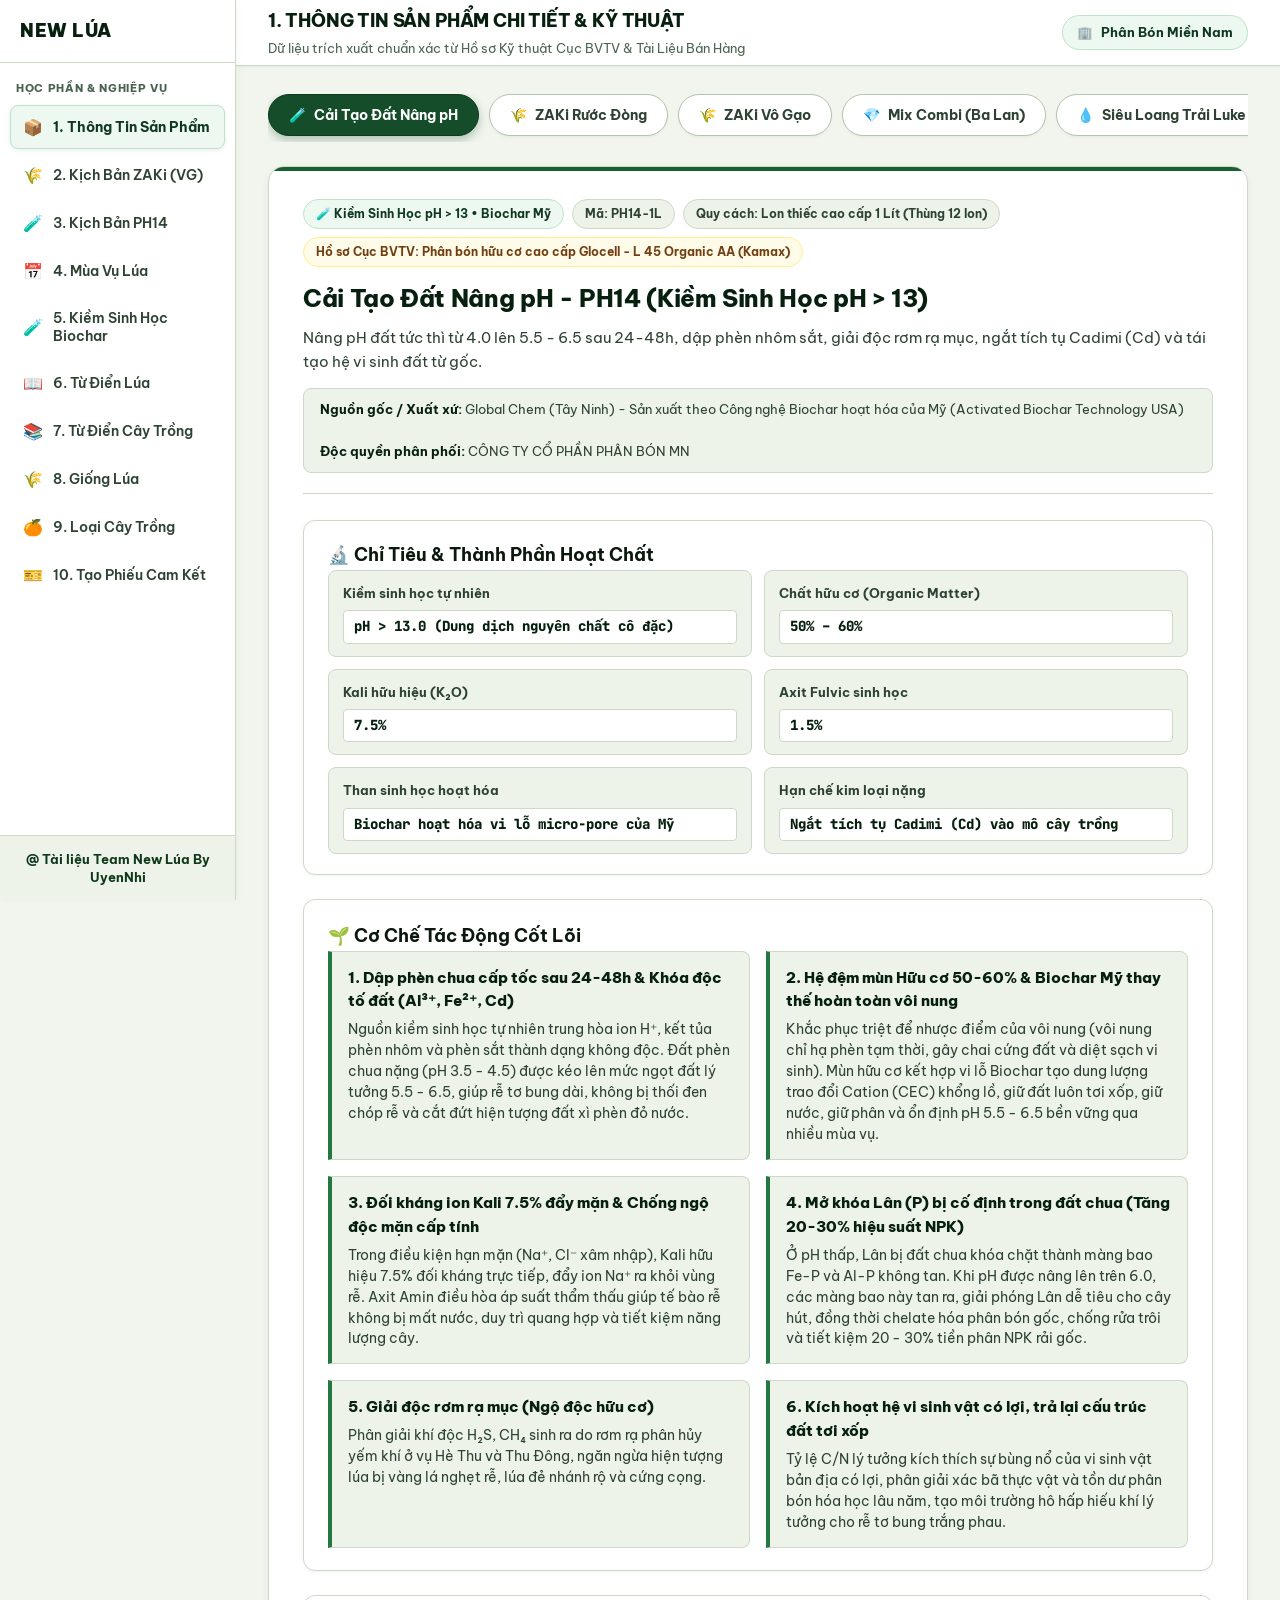
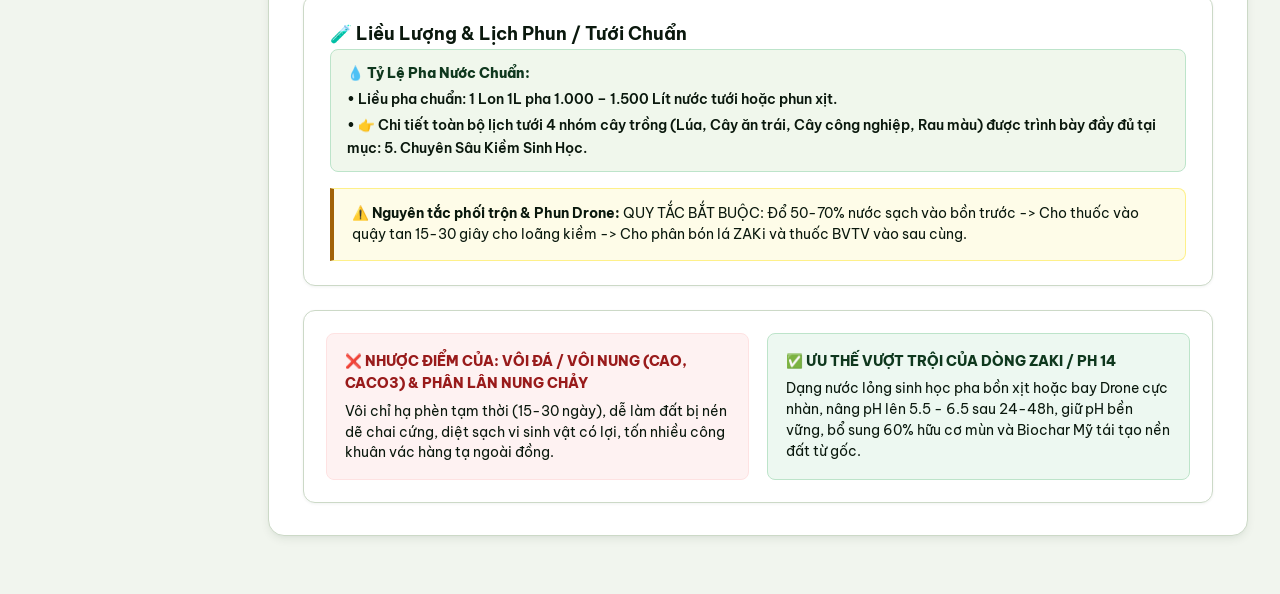
<file: index.html>
<!DOCTYPE html>
<html lang="vi">
<head>
  <meta charset="UTF-8">
  <meta name="viewport" content="width=device-width, initial-scale=1.0">
  <title>Tài liệu New Lúa</title>
  <meta name="description" content="Tài liệu kỹ thuật và kịch bản bán hàng - Team New Lúa By UyenNhi">
  <link rel="preconnect" href="https://fonts.googleapis.com">
  <link rel="preconnect" href="https://fonts.gstatic.com" crossorigin>
  <link href="https://fonts.googleapis.com/css2?family=Be+Vietnam+Pro:ital,wght@0,400;0,500;0,600;0,700;0,800;0,900;1,400;1,600&family=JetBrains+Mono:wght@600;700&display=swap" rel="stylesheet">
  <link rel="stylesheet" href="styles.css">
</head>
<body>
  <!-- Overlay for Mobile Sidebar Drawer -->
  <div class="sidebar-overlay" id="mobile-overlay"></div>

  <div class="app-container">
    <!-- LEFT SIDEBAR NAVIGATION -->
    <aside class="sidebar" id="app-sidebar">
      <div class="sidebar-header">
        <div class="brand-info">
          <h2>NEW LÚA</h2>
        </div>
      </div>

      <div class="nav-section-label">Học Phần & Nghiệp Vụ</div>
      <ul class="nav-menu">
        <li>
          <button class="nav-item-btn active" data-page="products">
            <span class="nav-icon">📦</span>
            <span>1. Thông Tin Sản Phẩm</span>
          </button>
        </li>
        <li>
          <button class="nav-item-btn" data-page="script-vg">
            <span class="nav-icon">🌾</span>
            <span>2. Kịch Bản ZAKi (VG)</span>
          </button>
        </li>
        <li>
          <button class="nav-item-btn" data-page="script-ph">
            <span class="nav-icon">🧪</span>
            <span>3. Kịch Bản PH14</span>
          </button>
        </li>
        <li>
          <button class="nav-item-btn" data-page="schedule-rice">
            <span class="nav-icon">📅</span>
            <span>4. Mùa Vụ Lúa</span>
          </button>
        </li>
        <li>
          <button class="nav-item-btn" data-page="alkaline-deep">
            <span class="nav-icon">🧪</span>
            <span>5. Kiềm Sinh Học Biochar</span>
          </button>
        </li>
        <li>
          <button class="nav-item-btn" data-page="rice-dict">
            <span class="nav-icon">📖</span>
            <span>6. Từ Điển Lúa</span>
          </button>
        </li>
        <li>
          <button class="nav-item-btn" data-page="crop-dict">
            <span class="nav-icon">📚</span>
            <span>7. Từ Điển Cây Trồng</span>
          </button>
        </li>
        <li>
          <button class="nav-item-btn" data-page="rice-varieties">
            <span class="nav-icon">🌾</span>
            <span>8. Giống Lúa</span>
          </button>
        </li>
        <li>
          <button class="nav-item-btn" data-page="crop-types">
            <span class="nav-icon">🍊</span>
            <span>9. Loại Cây Trồng</span>
          </button>
        </li>
        <li>
          <button class="nav-item-btn" data-page="voucher-generator">
            <span class="nav-icon">🎫</span>
            <span>10. Tạo Phiếu Cam Kết</span>
          </button>
        </li>
      </ul>

      <div class="sidebar-footer">
        <div style="font-size: 13px; font-weight: 700; color: var(--brand-900);">@ Tài liệu Team New Lúa By UyenNhi</div>
      </div>
    </aside>

    <!-- MAIN CONTENT AREA -->
    <div class="main-wrapper">
      <!-- TOP HEADER BAR -->
      <header class="top-nav">
        <div style="display: flex; align-items: center; gap: 12px;">
          <button class="mobile-menu-toggle" id="menu-toggle-btn" aria-label="Mở thanh điều hướng">☰ Menu</button>
          <div class="top-title">
            <h1 id="page-main-title">1. THÔNG TIN SẢN PHẨM CHI TIẾT & KỸ THUẬT</h1>
            <p id="page-main-desc">Dữ liệu trích xuất chuẩn xác từ Hồ sơ Kỹ thuật Cục BVTV & Tài Liệu Bán Hàng</p>
          </div>
        </div>
        <div class="company-badge">
          <span>🏢</span>
          <span>Phân Bón Miền Nam</span>
        </div>
      </header>

      <!-- CONTENT BODY -->
      <main class="content-container">
        
        <!-- PAGE 1: PRODUCTS DETAIL -->
        <section id="page-products" class="page-view active">
          <!-- Product Selector Pill Tabs -->
          <div class="product-tabs-bar" id="product-tab-bar">
            <!-- Rendered by JS -->
          </div>

          <!-- Product Details Card -->
          <div id="product-card-container">
            <!-- Rendered by JS -->
          </div>
        </section>

        <!-- PAGE 2: SCRIPT VG (ZAKi RƯỚC ĐÒNG & VÔ GẠO) -->
        <section id="page-script-vg" class="page-view" style="display: none;">
          <!-- Rendered by JS -->
        </section>

        <!-- PAGE 3: SCRIPT PH (CẢI TẠO ĐẤT NÂNG PH - PH14) -->
        <section id="page-script-ph" class="page-view" style="display: none;">
          <!-- Rendered by JS -->
        </section>

        <!-- PAGE 4: SCHEDULE RICE (LỊCH VỤ MÙA LÚA 3 MIỀN) -->
        <section id="page-schedule-rice" class="page-view" style="display: none;">
          <!-- Rendered by JS -->
        </section>

        <!-- PAGE 5: ALKALINE DEEP DIVE & 4 CROPS DOSAGE SCHEDULE -->
        <section id="page-alkaline-deep" class="page-view" style="display: none;">
          <!-- Rendered by JS -->
        </section>

        <!-- PAGE 6: RICE DICTIONARY (50 THUẬT NGỮ 3 MIỀN) -->
        <section id="page-rice-dict" class="page-view" style="display: none;">
          <!-- Rendered by JS -->
        </section>

        <!-- PAGE 7: CROPS DICTIONARY (BỆNH ĐẤT & SO SÁNH CÁCH LÀM) -->
        <section id="page-crop-dict" class="page-view" style="display: none;">
          <!-- Rendered by JS -->
        </section>

        <!-- PAGE 8: RICE VARIETIES (10 GIỐNG LÚA CHỦ LỰC) -->
        <section id="page-rice-varieties" class="page-view" style="display: none;">
          <!-- Rendered by JS -->
        </section>

        <!-- PAGE 9: CROP TYPES (HỆ ĐA CÂY TRỒNG) -->
        <section id="page-crop-types" class="page-view" style="display: none;">
          <!-- Rendered by JS -->
        </section>

        <!-- PAGE 10: VOUCHER GENERATOR (TẠO PHIẾU CAM KẾT ZAKI) -->
        <section id="page-voucher-generator" class="page-view" style="display: none;">
          <!-- Rendered by JS -->
        </section>

      </main>
    </div>
  </div>

  <script src="data.js?v=3"></script>
  <script src="app.js?v=3"></script>
</body>
</html>
</file>
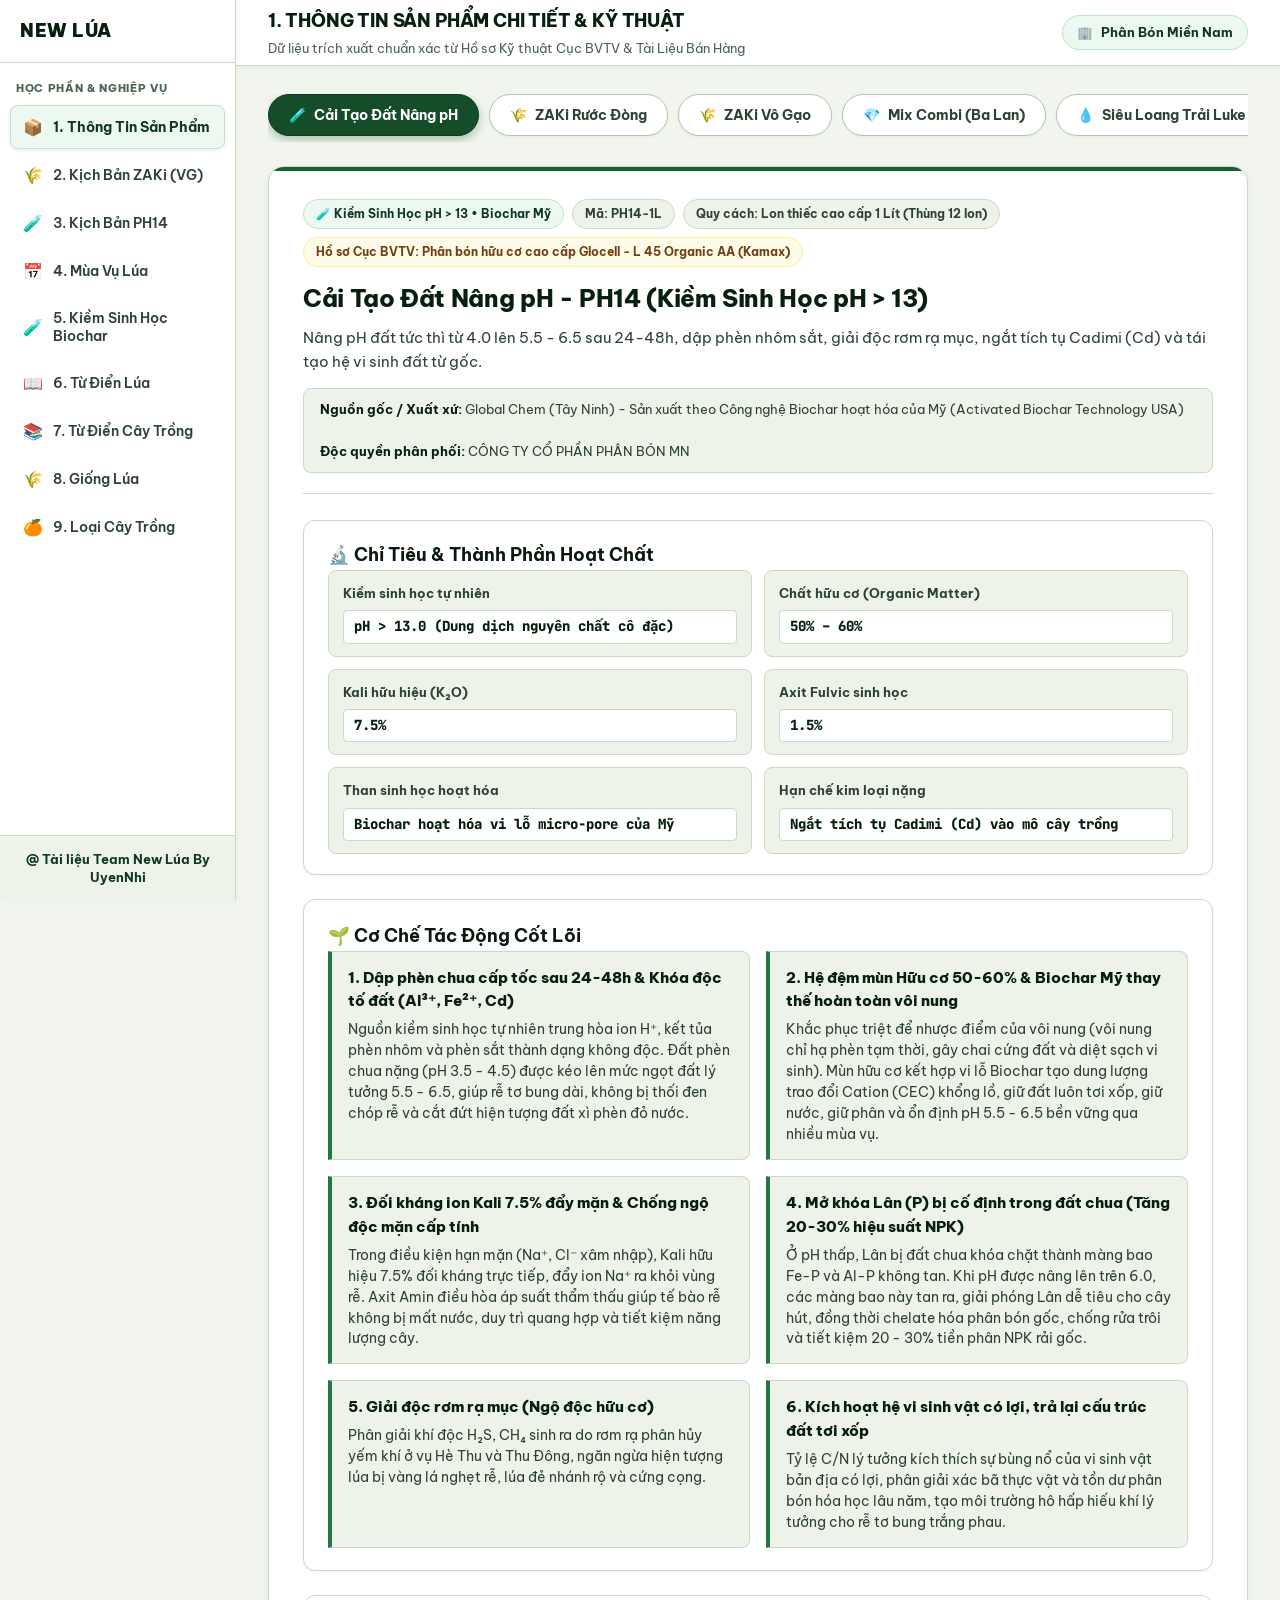
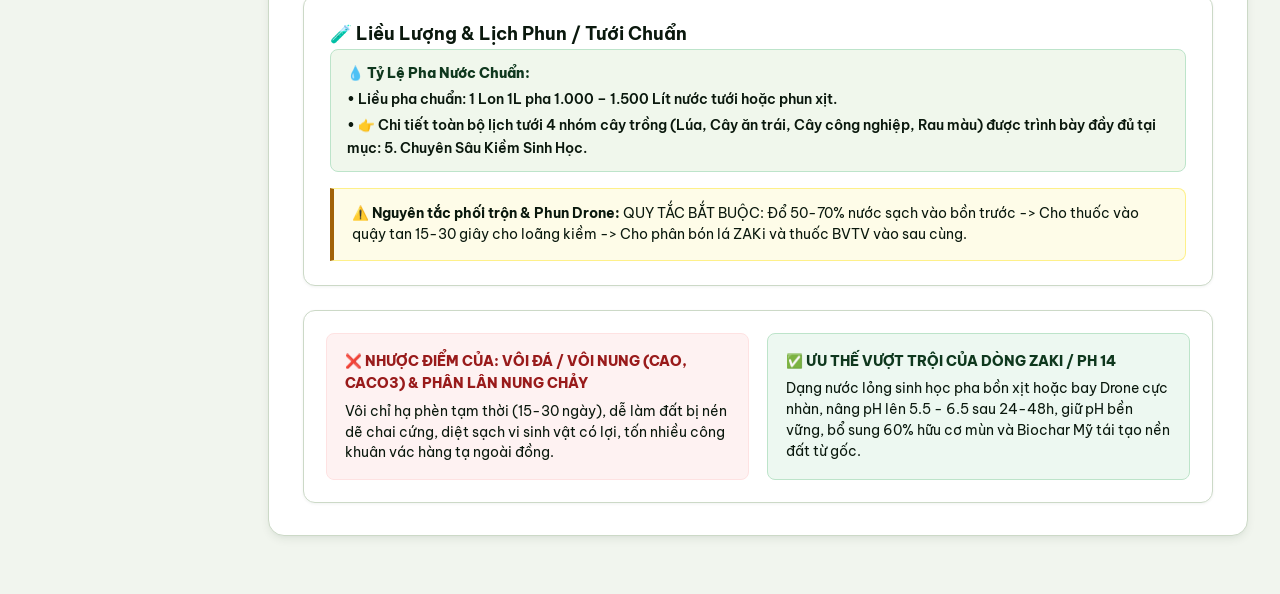
<file: 03-Code/web-training/index.html>
<!DOCTYPE html>
<html lang="vi">
<head>
  <meta charset="UTF-8">
  <meta name="viewport" content="width=device-width, initial-scale=1.0">
  <title>Hệ Thống Kỹ Thuật & Kịch Bản Bán Hàng - Agrizen Lúa</title>
  <meta name="description" content="Hệ thống đào tạo kỹ thuật và kịch bản tư vấn telesales cho bộ sản phẩm Agrizen Lúa (ZAKi Rước Đòng, Vô Gạo, PH14 Cải Tạo Đất Nâng pH) - Công ty CP Phân Bón MN">
  <link rel="preconnect" href="https://fonts.googleapis.com">
  <link rel="preconnect" href="https://fonts.gstatic.com" crossorigin>
  <link href="https://fonts.googleapis.com/css2?family=Be+Vietnam+Pro:ital,wght@0,400;0,500;0,600;0,700;0,800;0,900;1,400;1,600&family=JetBrains+Mono:wght@600;700&display=swap" rel="stylesheet">
  <link rel="stylesheet" href="styles.css">
</head>
<body>
  <!-- Overlay for Mobile Sidebar Drawer -->
  <div class="sidebar-overlay" id="mobile-overlay"></div>

  <div class="app-container">
    <!-- LEFT SIDEBAR NAVIGATION -->
    <aside class="sidebar" id="app-sidebar">
      <div class="sidebar-header">
        <div class="brand-info">
          <h2>NEW LÚA</h2>
        </div>
      </div>

      <div class="nav-section-label">Học Phần & Nghiệp Vụ</div>
      <ul class="nav-menu">
        <li>
          <button class="nav-item-btn active" data-page="products">
            <span class="nav-icon">📦</span>
            <span>1. Thông Tin Sản Phẩm</span>
          </button>
        </li>
        <li>
          <button class="nav-item-btn" data-page="script-vg">
            <span class="nav-icon">🌾</span>
            <span>2. Kịch Bản ZAKi (VG)</span>
          </button>
        </li>
        <li>
          <button class="nav-item-btn" data-page="script-ph">
            <span class="nav-icon">🧪</span>
            <span>3. Kịch Bản PH14</span>
          </button>
        </li>
        <li>
          <button class="nav-item-btn" data-page="schedule-rice">
            <span class="nav-icon">📅</span>
            <span>4. Mùa Vụ Lúa</span>
          </button>
        </li>
        <li>
          <button class="nav-item-btn" data-page="alkaline-deep">
            <span class="nav-icon">🧪</span>
            <span>5. Kiềm Sinh Học Biochar</span>
          </button>
        </li>
        <li>
          <button class="nav-item-btn" data-page="rice-dict">
            <span class="nav-icon">📖</span>
            <span>6. Từ Điển Lúa</span>
          </button>
        </li>
        <li>
          <button class="nav-item-btn" data-page="crop-dict">
            <span class="nav-icon">📚</span>
            <span>7. Từ Điển Cây Trồng</span>
          </button>
        </li>
        <li>
          <button class="nav-item-btn" data-page="rice-varieties">
            <span class="nav-icon">🌾</span>
            <span>8. Giống Lúa</span>
          </button>
        </li>
        <li>
          <button class="nav-item-btn" data-page="crop-types">
            <span class="nav-icon">🍊</span>
            <span>9. Loại Cây Trồng</span>
          </button>
        </li>
      </ul>

      <div class="sidebar-footer">
        <div style="font-size: 13px; font-weight: 700; color: var(--brand-900);">@ Tài liệu Team New Lúa By UyenNhi</div>
      </div>
    </aside>

    <!-- MAIN CONTENT AREA -->
    <div class="main-wrapper">
      <!-- TOP HEADER BAR -->
      <header class="top-nav">
        <div style="display: flex; align-items: center; gap: 12px;">
          <button class="mobile-menu-toggle" id="menu-toggle-btn" aria-label="Mở thanh điều hướng">☰ Menu</button>
          <div class="top-title">
            <h1 id="page-main-title">1. THÔNG TIN SẢN PHẨM CHI TIẾT & KỸ THUẬT</h1>
            <p id="page-main-desc">Dữ liệu trích xuất chuẩn xác từ Hồ sơ Kỹ thuật Cục BVTV & Tài Liệu Bán Hàng</p>
          </div>
        </div>
        <div class="company-badge">
          <span>🏢</span>
          <span>Phân Bón Miền Nam</span>
        </div>
      </header>

      <!-- CONTENT BODY -->
      <main class="content-container">
        
        <!-- PAGE 1: PRODUCTS DETAIL -->
        <section id="page-products" class="page-view active">
          <!-- Product Selector Pill Tabs -->
          <div class="product-tabs-bar" id="product-tab-bar">
            <!-- Rendered by JS -->
          </div>

          <!-- Product Details Card -->
          <div id="product-card-container">
            <!-- Rendered by JS -->
          </div>
        </section>

        <!-- PAGE 2: SCRIPT VG (ZAKi RƯỚC ĐÒNG & VÔ GẠO) -->
        <section id="page-script-vg" class="page-view" style="display: none;">
          <!-- Rendered by JS -->
        </section>

        <!-- PAGE 3: SCRIPT PH (CẢI TẠO ĐẤT NÂNG PH - PH14) -->
        <section id="page-script-ph" class="page-view" style="display: none;">
          <!-- Rendered by JS -->
        </section>

        <!-- PAGE 4: SCHEDULE RICE (LỊCH VỤ MÙA LÚA 3 MIỀN) -->
        <section id="page-schedule-rice" class="page-view" style="display: none;">
          <!-- Rendered by JS -->
        </section>

        <!-- PAGE 5: ALKALINE DEEP DIVE & 4 CROPS DOSAGE SCHEDULE -->
        <section id="page-alkaline-deep" class="page-view" style="display: none;">
          <!-- Rendered by JS -->
        </section>

        <!-- PAGE 6: RICE DICTIONARY (50 THUẬT NGỮ 3 MIỀN) -->
        <section id="page-rice-dict" class="page-view" style="display: none;">
          <!-- Rendered by JS -->
        </section>

        <!-- PAGE 7: CROPS DICTIONARY (BỆNH ĐẤT & SO SÁNH CÁCH LÀM) -->
        <section id="page-crop-dict" class="page-view" style="display: none;">
          <!-- Rendered by JS -->
        </section>

        <!-- PAGE 8: RICE VARIETIES (10 GIỐNG LÚA CHỦ LỰC) -->
        <section id="page-rice-varieties" class="page-view" style="display: none;">
          <!-- Rendered by JS -->
        </section>

        <!-- PAGE 9: CROP TYPES (HỆ ĐA CÂY TRỒNG) -->
        <section id="page-crop-types" class="page-view" style="display: none;">
          <!-- Rendered by JS -->
        </section>

      </main>
    </div>
  </div>

  <script src="data.js"></script>
  <script src="app.js"></script>
</body>
</html>
</file>
<file: styles.css>
/* ==========================================================================
   AGRIZEN LÚA - HỆ THỐNG KỸ THUẬT & KỊCH BẢN BÁN HÀNG
   Tone Style: Xanh Nông Nghiệp Đậm Đà & Chữ To Rõ Nét (High Contrast)
   ========================================================================== */

@import url('https://fonts.googleapis.com/css2?family=Be+Vietnam+Pro:ital,wght@0,400;0,500;0,600;0,700;0,800;0,900;1,400;1,600&family=JetBrains+Mono:wght@600;700&display=swap');

:root {
  /* Surfaces & Backgrounds */
  --bg-page: #f1f5ee;
  --bg-sidebar: #ffffff;
  --bg-sidebar-hover: #e8f0e4;
  --bg-card: #ffffff;
  --bg-subtle: #edf3e9;
  --bg-hover: #e1ecdc;

  /* Borders */
  --border-light: #ccd9c7;
  --border-medium: #b3c5ad;
  --border-focus: #1b5e32;

  /* Text Colors */
  --text-main: #0a180d;
  --text-muted: #2d4232;
  --text-subtle: #4a6350;
  --text-inverse: #ffffff;

  /* Palette: Xanh Nông Nghiệp Đậm Đà */
  --brand-950: #061f0e;
  --brand-900: #0f381e;
  --brand-850: #154c29;
  --brand-800: #1b5e32;
  --brand-700: #237841;
  --brand-600: #2e9451;
  --brand-500: #3db365;
  --brand-200: #bde4ca;
  --brand-100: #d8f1e1;
  --brand-50: #edf8f1;

  /* Accent Mật Ong & Lúa Chín */
  --amber-900: #713f12;
  --amber-800: #854d0e;
  --amber-700: #a16207;
  --amber-600: #ca8a04;
  --amber-100: #fef08a;
  --amber-50: #fefce8;

  /* Blue & Teal Highlights */
  --blue-900: #1e3a8a;
  --blue-800: #1e40af;
  --blue-700: #1d4ed8;
  --blue-50: #eff6ff;
  --blue-100: #dbeafe;

  --teal-900: #134e4a;
  --teal-800: #115e59;
  --teal-700: #0f766e;
  --teal-50: #f0fdfa;

  --red-800: #991b1b;
  --red-700: #b91c1c;
  --red-50: #fef2f2;
  --red-100: #fee2e2;

  /* Shadows */
  --shadow-sm: 0 1px 3px 0 rgba(15, 56, 30, 0.06);
  --shadow-md: 0 4px 10px -1px rgba(15, 56, 30, 0.08), 0 2px 4px -2px rgba(15, 56, 30, 0.04);
  --shadow-lg: 0 12px 22px -4px rgba(15, 56, 30, 0.1);

  /* Typography & Layout Dimensions */
  --font-sans: 'Be Vietnam Pro', -apple-system, BlinkMacSystemFont, 'Segoe UI', Roboto, 'Helvetica Neue', Arial, sans-serif;
  --font-mono: 'JetBrains Mono', monospace;
  --sidebar-width: 236px;
  --header-height: 66px;
  --radius-sm: 8px;
  --radius-md: 12px;
  --radius-lg: 16px;
  --radius-full: 9999px;
  --transition: all 0.2s cubic-bezier(0.4, 0, 0.2, 1);
}

/* Reset */
*, *::before, *::after {
  box-sizing: border-box;
  margin: 0;
  padding: 0;
}

body {
  font-family: var(--font-sans);
  background-color: var(--bg-page);
  color: var(--text-main);
  line-height: 1.65;
  font-size: 15px;
  -webkit-font-smoothing: antialiased;
  min-height: 100vh;
}

/* App Layout */
.app-container {
  display: flex;
  min-height: 100vh;
}

/* ==========================================================================
   LEFT SIDEBAR (COMPACT & HIGH CONTRAST)
   ========================================================================== */
.sidebar {
  width: var(--sidebar-width);
  background-color: var(--bg-sidebar);
  border-right: 1px solid var(--border-light);
  display: flex;
  flex-direction: column;
  position: sticky;
  top: 0;
  height: 100vh;
  z-index: 100;
  flex-shrink: 0;
  transition: transform 0.3s ease;
  box-shadow: 2px 0 6px rgba(0, 0, 0, 0.03);
}

.sidebar-header {
  padding: 20px;
  border-bottom: 1px solid var(--border-light);
  display: flex;
  align-items: center;
}

.brand-info h2 {
  font-size: 18px;
  font-weight: 900;
  color: var(--brand-950);
  letter-spacing: 0.03em;
  line-height: 1.2;
}

.nav-section-label {
  padding: 16px 16px 8px;
  font-size: 11px;
  font-weight: 800;
  text-transform: uppercase;
  letter-spacing: 0.06em;
  color: var(--text-subtle);
}

.nav-menu {
  list-style: none;
  padding: 0 10px;
  display: flex;
  flex-direction: column;
  gap: 4px;
}

.nav-item-btn {
  display: flex;
  align-items: center;
  gap: 10px;
  width: 100%;
  padding: 11px 12px;
  border-radius: var(--radius-sm);
  border: 1px solid transparent;
  background: transparent;
  color: var(--text-muted);
  font-family: var(--font-sans);
  font-size: 13.5px;
  font-weight: 600;
  text-align: left;
  cursor: pointer;
  transition: var(--transition);
}

.nav-item-btn:hover {
  background-color: var(--bg-sidebar-hover);
  color: var(--brand-950);
}

.nav-item-btn.active {
  background-color: var(--brand-50);
  color: var(--brand-900);
  border-color: var(--brand-200);
  font-weight: 700;
  box-shadow: 0 1px 4px rgba(21, 76, 41, 0.1);
}

.nav-icon {
  font-size: 16px;
  width: 20px;
  text-align: center;
}

.sidebar-footer {
  margin-top: auto;
  padding: 14px 16px;
  border-top: 1px solid var(--border-light);
  font-size: 12px;
  color: var(--brand-900);
  background-color: var(--bg-subtle);
  line-height: 1.4;
  text-align: center;
}

/* ==========================================================================
   MAIN WRAPPER & TOP NAV
   ========================================================================== */
.main-wrapper {
  flex: 1;
  display: flex;
  flex-direction: column;
  min-width: 0;
}

.top-nav {
  height: var(--header-height);
  background-color: #ffffff;
  border-bottom: 1px solid var(--border-light);
  padding: 0 32px;
  display: flex;
  align-items: center;
  justify-content: space-between;
  position: sticky;
  top: 0;
  z-index: 50;
  box-shadow: var(--shadow-sm);
}

.mobile-menu-toggle {
  display: none;
  background: var(--bg-subtle);
  border: 1px solid var(--border-medium);
  border-radius: var(--radius-sm);
  padding: 8px 12px;
  font-size: 14px;
  font-weight: 700;
  cursor: pointer;
  color: var(--brand-950);
}

.top-title h1 {
  font-size: 18px;
  font-weight: 800;
  color: var(--brand-950);
  letter-spacing: -0.01em;
}

.top-title p {
  font-size: 12.5px;
  color: var(--text-subtle);
  margin-top: 2px;
}

.company-badge {
  display: inline-flex;
  align-items: center;
  gap: 8px;
  padding: 6px 14px;
  border-radius: var(--radius-full);
  background-color: var(--brand-50);
  border: 1px solid var(--brand-200);
  font-size: 12.5px;
  font-weight: 700;
  color: var(--brand-900);
}

/* ==========================================================================
   CONTENT CONTAINER
   ========================================================================== */
.content-container {
  padding: 28px 32px;
  max-width: 1400px;
  width: 100%;
  margin: 0 auto;
}

.page-view {
  animation: fadeIn 0.25s ease;
}

@keyframes fadeIn {
  from { opacity: 0; transform: translateY(4px); }
  to { opacity: 1; transform: translateY(0); }
}

/* ==========================================================================
   PAGE 1: PRODUCT SELECTOR TABS & CARD
   ========================================================================== */
.product-tabs-bar {
  display: flex;
  gap: 10px;
  margin-bottom: 24px;
  overflow-x: auto;
  padding-bottom: 6px;
  scrollbar-width: thin;
}

.tab-pill {
  padding: 11px 20px;
  border-radius: var(--radius-full);
  border: 1px solid var(--border-medium);
  background-color: #ffffff;
  color: var(--text-muted);
  font-family: var(--font-sans);
  font-size: 14px;
  font-weight: 700;
  cursor: pointer;
  white-space: nowrap;
  transition: var(--transition);
  display: flex;
  align-items: center;
  gap: 8px;
  box-shadow: var(--shadow-sm);
}

.tab-pill:hover {
  background-color: var(--bg-hover);
  color: var(--brand-950);
  border-color: var(--brand-600);
  transform: translateY(-1px);
}

.tab-pill.active {
  background-color: var(--brand-850);
  color: #ffffff;
  border-color: var(--brand-900);
  box-shadow: 0 4px 10px rgba(21, 76, 41, 0.3);
}

.tab-pill.active.theme-vo-gao {
  background-color: var(--amber-800);
  border-color: var(--amber-900);
  box-shadow: 0 4px 10px rgba(133, 77, 14, 0.3);
}

.tab-pill.active.theme-combi {
  background-color: var(--blue-800);
  border-color: var(--blue-900);
  box-shadow: 0 4px 10px rgba(30, 64, 175, 0.3);
}

.tab-pill.active.theme-luke {
  background-color: var(--teal-800);
  border-color: var(--teal-900);
  box-shadow: 0 4px 10px rgba(17, 94, 89, 0.3);
}

.product-card {
  background-color: var(--bg-card);
  border: 1px solid var(--border-light);
  border-radius: var(--radius-lg);
  box-shadow: var(--shadow-md);
  padding: 32px 34px;
  margin-bottom: 30px;
  position: relative;
  overflow: hidden;
}

.product-card::before {
  content: "";
  position: absolute;
  top: 0;
  left: 0;
  right: 0;
  height: 4px;
  background-color: var(--brand-800);
}

.product-card.theme-vo-gao::before { background-color: var(--amber-700); }
.product-card.theme-combi::before { background-color: var(--blue-700); }
.product-card.theme-luke::before { background-color: var(--teal-700); }

.prod-header {
  border-bottom: 1px solid var(--border-light);
  padding-bottom: 20px;
  margin-bottom: 26px;
}

.prod-meta-tags {
  display: flex;
  flex-wrap: wrap;
  gap: 8px;
  margin-bottom: 12px;
}

.tag-badge {
  font-size: 12px;
  font-weight: 700;
  padding: 4px 12px;
  border-radius: var(--radius-full);
  display: inline-flex;
  align-items: center;
  gap: 6px;
}

.tag-primary { background-color: var(--brand-50); color: var(--brand-900); border: 1px solid var(--brand-200); }
.tag-gold { background-color: var(--amber-50); color: var(--amber-900); border: 1px solid var(--amber-100); }
.tag-secondary { background-color: var(--bg-subtle); color: var(--text-muted); border: 1px solid var(--border-light); }

.prod-title {
  font-size: 24px;
  font-weight: 800;
  color: var(--brand-950);
  margin-bottom: 8px;
  letter-spacing: -0.015em;
}

.prod-desc {
  font-size: 15px;
  color: var(--text-muted);
  line-height: 1.6;
  max-width: 1000px;
}

.prod-origin-bar {
  margin-top: 14px;
  padding: 10px 16px;
  background-color: var(--bg-subtle);
  border-radius: var(--radius-sm);
  font-size: 13px;
  color: var(--text-muted);
  display: flex;
  flex-wrap: wrap;
  gap: 20px;
  border: 1px solid var(--border-light);
}

.prod-origin-bar strong { color: var(--brand-950); }

/* --------------------------------------------------------------------------
   PAGE 1: BALANCED FULL-WIDTH SECTIONS & STRUCTURED GRIDS
   -------------------------------------------------------------------------- */
.specs-full-section {
  background-color: #ffffff;
  border: 1px solid var(--border-light);
  border-radius: var(--radius-md);
  padding: 20px 24px;
  margin-bottom: 24px;
  box-shadow: var(--shadow-sm);
}

.specs-grid {
  display: grid;
  grid-template-columns: repeat(auto-fit, minmax(280px, 1fr));
  gap: 12px;
}

.spec-card-item {
  background-color: var(--bg-subtle);
  border: 1px solid var(--border-light);
  border-radius: var(--radius-sm);
  padding: 12px 14px;
  display: flex;
  flex-direction: column;
  gap: 6px;
}

.spec-card-name {
  font-size: 13px;
  color: var(--text-muted);
  font-weight: 700;
}

.spec-card-val {
  font-family: var(--font-mono);
  font-size: 14px;
  font-weight: 800;
  color: var(--brand-950);
  background-color: #ffffff;
  padding: 4px 10px;
  border-radius: 4px;
  border: 1px solid var(--border-light);
}

.mechanisms-full-section {
  background-color: #ffffff;
  border: 1px solid var(--border-light);
  border-radius: var(--radius-md);
  padding: 22px 24px;
  margin-bottom: 24px;
  box-shadow: var(--shadow-sm);
}

.mechanisms-grid {
  display: grid;
  grid-template-columns: repeat(auto-fit, minmax(420px, 1fr));
  gap: 16px;
}

@media (max-width: 900px) {
  .mechanisms-grid { grid-template-columns: 1fr; }
}

.mech-item {
  background-color: var(--bg-subtle);
  border-left: 4px solid var(--brand-700);
  border-top: 1px solid var(--border-light);
  border-right: 1px solid var(--border-light);
  border-bottom: 1px solid var(--border-light);
  padding: 14px 16px;
  border-radius: 0 var(--radius-sm) var(--radius-sm) 0;
  display: flex;
  flex-direction: column;
  gap: 6px;
}

.mech-item h4 {
  font-size: 14.5px;
  font-weight: 800;
  color: var(--brand-950);
}

.mech-item p {
  font-size: 13.5px;
  color: var(--text-muted);
  line-height: 1.55;
}

.dosage-card {
  background-color: #ffffff;
  border: 1px solid var(--border-light);
  border-radius: var(--radius-md);
  padding: 24px 26px;
  margin-bottom: 24px;
  box-shadow: var(--shadow-sm);
}

.crops-grid {
  display: grid;
  grid-template-columns: repeat(auto-fit, minmax(440px, 1fr));
  gap: 16px;
  margin-bottom: 18px;
}

@media (max-width: 900px) {
  .crops-grid { grid-template-columns: 1fr; }
}

.crop-card {
  background-color: var(--bg-subtle);
  border: 1px solid var(--border-light);
  border-radius: var(--radius-sm);
  padding: 16px 18px;
  display: flex;
  flex-direction: column;
  gap: 10px;
}

.crop-title {
  font-size: 15px;
  font-weight: 800;
  color: var(--brand-950);
  display: flex;
  align-items: center;
  gap: 8px;
  border-bottom: 1px dashed var(--border-light);
  padding-bottom: 8px;
}

.crop-rate-badge {
  font-size: 13.5px;
  font-weight: 600;
  color: var(--text-main);
  background-color: #ffffff;
  padding: 6px 12px;
  border-radius: 4px;
  border: 1px solid var(--border-light);
}

.crop-stage-list {
  list-style: none;
  display: flex;
  flex-direction: column;
  gap: 6px;
  padding-left: 0;
  margin: 0;
}

.crop-stage-list li {
  font-size: 13.5px;
  color: var(--text-muted);
  line-height: 1.5;
  padding-left: 18px;
  position: relative;
}

.crop-stage-list li::before {
  content: "✔";
  position: absolute;
  left: 0;
  font-size: 12px;
  color: var(--brand-800);
  font-weight: bold;
}

.timing-list {
  list-style: none;
  display: flex;
  flex-direction: column;
  gap: 8px;
  margin-bottom: 16px;
}

.timing-list li {
  font-size: 14px;
  color: var(--text-muted);
  padding-left: 20px;
  position: relative;
  line-height: 1.5;
}

.timing-list li::before {
  content: "•";
  position: absolute;
  left: 4px;
  font-size: 16px;
  color: var(--brand-800);
  font-weight: bold;
}

.mixing-protocol-box {
  background-color: var(--amber-50);
  border-left: 4px solid var(--amber-700);
  border-top: 1px solid var(--amber-100);
  border-right: 1px solid var(--amber-100);
  border-bottom: 1px solid var(--amber-100);
  padding: 14px 18px;
  border-radius: 0 var(--radius-sm) var(--radius-sm) 0;
  font-size: 13.5px;
  color: var(--amber-950);
  line-height: 1.6;
}

.mixing-protocol-box strong { color: var(--amber-950); }

.battlecard-box {
  background-color: #ffffff;
  border: 1px solid var(--border-light);
  border-radius: var(--radius-md);
  padding: 22px;
  display: grid;
  grid-template-columns: 1fr 1fr;
  gap: 18px;
  box-shadow: var(--shadow-sm);
}

@media (max-width: 768px) {
  .battlecard-box { grid-template-columns: 1fr; }
}

.battle-side { padding: 16px 18px; border-radius: var(--radius-sm); }
.battle-side.competitor { background-color: var(--red-50); border: 1px solid var(--red-100); }
.battle-side.agrizen { background-color: var(--brand-50); border: 1px solid var(--brand-200); }
.battle-title { font-size: 13.5px; font-weight: 800; text-transform: uppercase; margin-bottom: 6px; }
.competitor .battle-title { color: var(--red-800); }
.agrizen .battle-title { color: var(--brand-900); }
.battle-content { font-size: 13.5px; line-height: 1.55; color: var(--text-main); }

/* ==========================================================================
   PAGES 2 & 3: MASTER SCRIPT TABLES (NO CLIPPING, CLEAN STICKY)
   ========================================================================== */
.script-container {
  background-color: #ffffff;
  border: 1px solid var(--border-light);
  border-radius: var(--radius-lg);
  box-shadow: var(--shadow-md);
  padding: 28px 30px;
  margin-bottom: 30px;
}

.script-header-title {
  font-size: 20px;
  font-weight: 800;
  color: var(--brand-950);
  margin-bottom: 16px;
  display: flex;
  align-items: center;
  gap: 10px;
}

.script-notice-banner {
  background: linear-gradient(135deg, var(--brand-50), #ffffff);
  border: 1px solid var(--brand-200);
  border-left: 5px solid var(--brand-800);
  border-radius: var(--radius-sm);
  padding: 16px 20px;
  margin-bottom: 24px;
}

.notice-heading {
  font-size: 13px;
  font-weight: 800;
  text-transform: uppercase;
  letter-spacing: 0.04em;
  color: var(--brand-900);
  margin-bottom: 8px;
  display: flex;
  align-items: center;
  gap: 6px;
}

.notice-list {
  list-style: none;
  display: flex;
  flex-direction: column;
  gap: 6px;
}

.notice-list li {
  font-size: 13.5px;
  color: var(--text-main);
  line-height: 1.5;
  font-weight: 500;
}

/* Master 4-Column Table with Scroll Container & Sticky Header */
.script-table-wrapper {
  overflow-x: auto;
  border: 1px solid var(--border-medium);
  border-radius: var(--radius-md);
  box-shadow: var(--shadow-sm);
  background-color: #ffffff;
  position: relative;
}

.script-master-table {
  width: 100%;
  border-collapse: separate;
  border-spacing: 0;
  text-align: left;
  font-size: 14px;
}

/* HEADER CỐ ĐỊNH CHUẨN: Dính tự nhiên ở đỉnh bảng, KHÔNG CHE KHUẤT DÒNG ĐẦU */
.script-master-table thead {
  position: sticky;
  top: 0;
  z-index: 20;
}

.script-master-table th {
  background-color: var(--brand-900);
  color: #ffffff;
  font-weight: 800;
  padding: 14px 16px;
  text-transform: uppercase;
  font-size: 13px;
  letter-spacing: 0.03em;
  border-right: 1px solid rgba(255, 255, 255, 0.15);
  border-bottom: 2px solid var(--brand-950);
  box-shadow: 0 2px 4px rgba(0, 0, 0, 0.08);
}

.script-master-table th:last-child {
  border-right: none;
}

.script-master-table td {
  padding: 20px 18px;
  border-bottom: 1px solid var(--border-light);
  border-right: 1px solid var(--border-light);
  vertical-align: top;
  line-height: 1.6;
}

.script-master-table td:last-child {
  border-right: none;
}

.script-master-table tr:hover td {
  background-color: #f7faf5;
}

/* Cột Bước Kịch Bản Gộp Ô (Merged Cell) */
.col-step {
  width: 110px;
  text-align: center;
  vertical-align: middle !important;
  background-color: var(--brand-50) !important;
  border-right: 2px solid var(--border-medium) !important;
  padding: 20px 10px !important;
}

.script-step-badge {
  display: inline-flex;
  flex-direction: column;
  align-items: center;
  justify-content: center;
  padding: 10px 14px;
  border-radius: var(--radius-md);
  background: linear-gradient(135deg, var(--brand-900), var(--brand-800));
  color: #ffffff;
  font-size: 14px;
  font-weight: 800;
  text-align: center;
  box-shadow: 0 2px 8px rgba(15, 56, 30, 0.25);
  line-height: 1.3;
}

.col-stage {
  width: 230px;
  font-weight: 700;
  color: var(--brand-950);
  background-color: #ffffff;
}

.col-guidance {
  width: 500px;
  color: var(--text-main);
  background-color: #ffffff;
}

.col-handling {
  width: 440px;
  color: var(--text-main);
  background-color: #ffffff;
}

.cell-content-block {
  white-space: pre-line;
  font-size: 14px;
}

/* ==========================================================================
   PAGE 4: INTERACTIVE SEASONS, 5 GROWTH STAGES & NUTRITION PROTOCOLS
   ========================================================================== */
.page4-container {
  display: flex;
  flex-direction: column;
  gap: 36px;
}

.section-hero-header {
  text-align: center;
  margin-bottom: 24px;
}

.section-hero-header h2 {
  font-size: 24px;
  font-weight: 800;
  color: var(--brand-950);
  margin-bottom: 8px;
  letter-spacing: -0.01em;
}

.section-hero-header p {
  font-size: 14.5px;
  color: var(--text-muted);
  max-width: 800px;
  margin: 0 auto;
}

/* Section 1: Region Filters & Cards */
.region-filter-bar {
  display: flex;
  justify-content: center;
  gap: 12px;
  flex-wrap: wrap;
  margin-bottom: 24px;
}

.filter-btn {
  background-color: #ffffff;
  border: 1px solid var(--border-medium);
  color: var(--text-main);
  padding: 10px 22px;
  border-radius: var(--radius-full);
  font-size: 14px;
  font-weight: 700;
  cursor: pointer;
  transition: var(--transition-fast);
  box-shadow: var(--shadow-sm);
}

.filter-btn:hover {
  background-color: var(--bg-hover);
  border-color: var(--brand-600);
}

.filter-btn.active {
  background-color: var(--brand-800);
  border-color: var(--brand-800);
  color: #ffffff;
  box-shadow: 0 4px 12px rgba(27, 94, 50, 0.25);
}

.regions-grid {
  display: grid;
  grid-template-columns: repeat(auto-fit, minmax(340px, 1fr));
  gap: 20px;
}

.region-card {
  background-color: #ffffff;
  border: 1px solid var(--border-light);
  border-radius: var(--radius-lg);
  padding: 22px 24px;
  box-shadow: var(--shadow-sm);
  display: flex;
  flex-direction: column;
  gap: 16px;
  transition: transform 0.2s ease, box-shadow 0.2s ease;
}

.region-card:hover {
  transform: translateY(-2px);
  box-shadow: var(--shadow-md);
}

.region-header {
  display: flex;
  justify-content: space-between;
  align-items: center;
  border-bottom: 1px solid var(--border-light);
  padding-bottom: 12px;
}

.region-name {
  font-size: 17px;
  font-weight: 800;
  color: var(--brand-950);
  display: flex;
  align-items: center;
  gap: 8px;
}

.region-badge {
  font-size: 11.5px;
  font-weight: 700;
  background-color: var(--brand-50);
  color: var(--brand-900);
  padding: 4px 10px;
  border-radius: var(--radius-full);
  border: 1px solid var(--brand-200);
}

.season-list {
  display: flex;
  flex-direction: column;
  gap: 14px;
}

.season-item {
  background-color: var(--bg-subtle);
  border: 1px solid var(--border-light);
  border-radius: var(--radius-sm);
  padding: 14px 16px;
  display: flex;
  flex-direction: column;
  gap: 6px;
}

.season-title-row {
  display: flex;
  align-items: center;
  gap: 8px;
}

.season-pill {
  font-size: 13px;
  font-weight: 800;
  color: #ffffff;
  background-color: var(--brand-800);
  padding: 3px 12px;
  border-radius: var(--radius-full);
}

.season-climate {
  font-size: 13.5px;
  color: var(--text-muted);
  line-height: 1.45;
}

.season-nutrient {
  font-size: 13.5px;
  color: var(--brand-950);
  background-color: #ffffff;
  padding: 8px 12px;
  border-radius: 4px;
  border-left: 3px solid var(--brand-700);
  line-height: 1.5;
  margin-top: 4px;
}

/* Section 2: 5 Stages Stepper with Stage Detail & Image */
.stages-stepper-container {
  background-color: #ffffff;
  border: 1px solid var(--border-light);
  border-radius: var(--radius-lg);
  padding: 28px 30px;
  box-shadow: var(--shadow-md);
}

.stepper-nav {
  display: flex;
  gap: 12px;
  overflow-x: auto;
  padding-bottom: 12px;
  margin-bottom: 24px;
  border-bottom: 1px solid var(--border-light);
}

.step-btn {
  flex: 1;
  min-width: 170px;
  background-color: var(--bg-subtle);
  border: 1px solid var(--border-light);
  border-radius: var(--radius-md);
  padding: 14px 16px;
  display: flex;
  flex-direction: column;
  align-items: center;
  gap: 4px;
  cursor: pointer;
  transition: var(--transition-fast);
}

.step-btn:hover {
  background-color: var(--bg-hover);
  border-color: var(--brand-400);
}

.step-btn.active {
  background: linear-gradient(135deg, var(--brand-800), var(--brand-900));
  color: #ffffff;
  border-color: var(--brand-950);
  box-shadow: 0 4px 14px rgba(27, 94, 50, 0.3);
}

.step-btn-num {
  width: 28px;
  height: 28px;
  border-radius: 50%;
  background-color: #ffffff;
  color: var(--brand-900);
  font-weight: 800;
  font-size: 14px;
  display: flex;
  align-items: center;
  justify-content: center;
  margin-bottom: 2px;
}

.step-btn.active .step-btn-num {
  background-color: var(--amber-400);
  color: var(--amber-950);
}

.step-btn-title {
  font-size: 14px;
  font-weight: 800;
  text-align: center;
}

.step-btn-age {
  font-size: 11.5px;
  color: var(--text-muted);
  font-weight: 600;
}

.step-btn.active .step-btn-age {
  color: rgba(255, 255, 255, 0.85);
}

.stage-detail-grid {
  display: grid;
  grid-template-columns: 1.15fr 0.85fr;
  gap: 28px;
  align-items: start;
}

@media (max-width: 960px) {
  .stage-detail-grid { grid-template-columns: 1fr; }
}

.stage-info-column {
  display: flex;
  flex-direction: column;
  gap: 16px;
}

.stage-main-title {
  font-size: 20px;
  font-weight: 800;
  color: var(--brand-950);
  display: flex;
  align-items: center;
  gap: 8px;
  letter-spacing: -0.01em;
}

.stage-age-pill {
  display: inline-block;
  font-size: 12px;
  font-weight: 700;
  color: var(--brand-900);
  background-color: var(--brand-50);
  padding: 4px 12px;
  border-radius: var(--radius-full);
  border: 1px solid var(--brand-200);
  margin-bottom: 4px;
}

.stage-block-box {
  background-color: var(--bg-subtle);
  border: 1px solid var(--border-light);
  border-radius: var(--radius-sm);
  padding: 14px 16px;
  display: flex;
  flex-direction: column;
  gap: 6px;
}

.stage-block-box.box-prescription {
  background-color: #f4faf2;
  border-left: 4px solid var(--brand-700);
  border-color: var(--brand-200);
}

.stage-block-box.box-result {
  background-color: var(--amber-50);
  border-left: 4px solid var(--amber-700);
  border-color: var(--amber-200);
}

.stage-block-label {
  font-size: 13.5px;
  font-weight: 800;
  color: var(--brand-950);
  display: flex;
  align-items: center;
  gap: 6px;
}

.stage-block-text {
  font-size: 14px;
  color: var(--text-main);
  line-height: 1.55;
  white-space: pre-line;
}

.stage-image-column {
  position: relative;
  border-radius: var(--radius-md);
  overflow: hidden;
  box-shadow: var(--shadow-md);
  border: 1px solid var(--border-medium);
  background-color: var(--bg-subtle);
}

.stage-image-column img {
  width: 100%;
  height: 100%;
  min-height: 380px;
  max-height: 480px;
  object-fit: cover;
  display: block;
  transition: transform 0.3s ease;
}

.stage-image-column:hover img {
  transform: scale(1.02);
}

.stage-image-caption {
  position: absolute;
  bottom: 0;
  left: 0;
  right: 0;
  background: linear-gradient(to top, rgba(15, 56, 30, 0.85), transparent);
  color: #ffffff;
  padding: 18px 16px 12px;
  font-size: 13px;
  font-weight: 700;
  text-align: center;
}

/* Section 3: Nutrition Classification & 5 Feeding Steps */
.nutrition-grid-wrapper {
  display: grid;
  grid-template-columns: 1fr 1.1fr;
  gap: 24px;
}

@media (max-width: 960px) {
  .nutrition-grid-wrapper { grid-template-columns: 1fr; }
}

.nutrition-card-panel {
  background-color: #ffffff;
  border: 1px solid var(--border-light);
  border-radius: var(--radius-lg);
  padding: 24px 26px;
  box-shadow: var(--shadow-sm);
}

.panel-header-title {
  font-size: 16px;
  font-weight: 800;
  color: var(--brand-950);
  border-left: 4px solid var(--brand-700);
  padding-left: 10px;
  margin-bottom: 18px;
  text-transform: uppercase;
  letter-spacing: 0.02em;
}

.nutrition-class-cards {
  display: grid;
  grid-template-columns: 1fr 1fr;
  gap: 14px;
}

@media (max-width: 600px) {
  .nutrition-class-cards { grid-template-columns: 1fr; }
}

.nutri-box {
  background-color: var(--bg-subtle);
  border: 1px solid var(--border-light);
  border-radius: var(--radius-sm);
  padding: 14px;
  display: flex;
  flex-direction: column;
  gap: 6px;
}

.nutri-box-icon {
  font-size: 24px;
  margin-bottom: 2px;
}

.nutri-box-title {
  font-size: 13.5px;
  font-weight: 800;
  color: var(--brand-950);
}

.nutri-box-desc {
  font-size: 13px;
  color: var(--text-muted);
  line-height: 1.5;
}

.feeding-steps-list {
  display: flex;
  flex-direction: column;
  gap: 12px;
}

.feeding-step-row {
  background-color: var(--bg-subtle);
  border: 1px solid var(--border-light);
  border-radius: var(--radius-sm);
  padding: 12px 16px;
  display: flex;
  align-items: flex-start;
  gap: 14px;
}

.step-tag-dark {
  background-color: var(--brand-900);
  color: #ffffff;
  font-weight: 800;
  font-size: 12px;
  padding: 5px 12px;
  border-radius: var(--radius-sm);
  white-space: nowrap;
  letter-spacing: 0.02em;
}

.step-info-text strong {
  font-size: 14px;
  color: var(--brand-950);
}

.step-info-text p {
  font-size: 13.5px;
  color: var(--text-muted);
  line-height: 1.5;
  margin-top: 3px;
}

/* ==========================================================================
   PAGE 5: ALKALINE DEEP DIVE & 4 CROPS DOSAGE SCHEDULE
   ========================================================================== */
.deep-dive-container {
  display: flex;
  flex-direction: column;
  gap: 32px;
}

.deep-panel {
  background-color: #ffffff;
  border: 1px solid var(--border-light);
  border-radius: var(--radius-lg);
  padding: 26px 28px;
  box-shadow: var(--shadow-md);
}

.deep-panel-header {
  border-bottom: 2px solid var(--brand-850);
  padding-bottom: 12px;
  margin-bottom: 20px;
}

.deep-panel-header h3 {
  font-size: 18px;
  font-weight: 800;
  color: var(--brand-950);
  display: flex;
  align-items: center;
  gap: 10px;
}

.deep-table-wrapper {
  overflow-x: auto;
  border: 1px solid var(--border-medium);
  border-radius: var(--radius-md);
  box-shadow: var(--shadow-sm);
  background-color: #ffffff;
}

.deep-master-table {
  width: 100%;
  border-collapse: separate;
  border-spacing: 0;
  text-align: left;
  font-size: 14px;
}

.deep-master-table thead {
  position: sticky;
  top: 0;
  z-index: 10;
}

.deep-master-table th {
  background-color: var(--brand-900);
  color: #ffffff;
  font-weight: 800;
  padding: 13px 16px;
  text-transform: uppercase;
  font-size: 13px;
  letter-spacing: 0.03em;
  border-right: 1px solid rgba(255, 255, 255, 0.15);
  border-bottom: 2px solid var(--brand-950);
}

.deep-master-table th:last-child {
  border-right: none;
}

.deep-master-table td {
  padding: 16px 18px;
  border-bottom: 1px solid var(--border-light);
  border-right: 1px solid var(--border-light);
  vertical-align: top;
  line-height: 1.6;
}

.deep-master-table td:last-child {
  border-right: none;
}

.deep-master-table tr:hover td {
  background-color: #f7faf5;
}

.col-indicator {
  width: 220px;
  font-weight: 800;
  color: var(--brand-950);
  background-color: var(--bg-subtle);
}

.col-content {
  width: 240px;
  font-weight: 700;
  color: var(--brand-900);
}

.col-action {
  color: var(--text-main);
  white-space: pre-line;
}

/* ==========================================================================
   PAGES 6 & 7: RICE DICTIONARY & MULTI-CROP DICTIONARY
   ========================================================================== */
.dict-container {
  display: flex;
  flex-direction: column;
  gap: 24px;
}

.dict-controls-bar {
  background-color: #ffffff;
  border: 1px solid var(--border-light);
  border-radius: var(--radius-lg);
  padding: 18px 24px;
  box-shadow: var(--shadow-sm);
  display: flex;
  flex-direction: column;
  gap: 16px;
}

.search-input-box {
  position: relative;
  width: 100%;
}

.search-input-box input {
  width: 100%;
  padding: 12px 18px 12px 42px;
  border: 2px solid var(--border-medium);
  border-radius: var(--radius-full);
  font-family: var(--font-sans);
  font-size: 14.5px;
  color: var(--text-main);
  background-color: var(--bg-subtle);
  outline: none;
  transition: var(--transition-fast);
}

.search-input-box input:focus {
  border-color: var(--brand-700);
  background-color: #ffffff;
  box-shadow: 0 0 0 3px rgba(35, 120, 65, 0.15);
}

.search-input-box .search-icon {
  position: absolute;
  left: 16px;
  top: 50%;
  transform: translateY(-50%);
  font-size: 16px;
  color: var(--text-muted);
}

.dict-grid {
  display: grid;
  grid-template-columns: repeat(auto-fit, minmax(360px, 1fr));
  gap: 22px;
}

.dict-card {
  background-color: #ffffff;
  border: 1px solid var(--border-light);
  border-radius: var(--radius-lg);
  padding: 22px 24px;
  box-shadow: var(--shadow-sm);
  display: flex;
  flex-direction: column;
  gap: 14px;
  transition: transform 0.2s ease, box-shadow 0.2s ease;
}

.dict-card:hover {
  transform: translateY(-2px);
  box-shadow: var(--shadow-md);
}

.dict-card-header {
  display: flex;
  justify-content: space-between;
  align-items: flex-start;
  border-bottom: 1px solid var(--border-light);
  padding-bottom: 12px;
}

.dict-card-title {
  font-size: 18px;
  font-weight: 800;
  color: var(--brand-950);
}

.dict-badge {
  font-size: 12px;
  font-weight: 700;
  background-color: var(--brand-50);
  color: var(--brand-900);
  padding: 4px 10px;
  border-radius: var(--radius-full);
  border: 1px solid var(--brand-200);
}

.dict-specs-grid {
  display: grid;
  grid-template-columns: 1fr 1fr;
  gap: 10px;
  background-color: var(--bg-subtle);
  padding: 12px 14px;
  border-radius: var(--radius-sm);
  font-size: 13.5px;
}

.dict-spec-item strong {
  color: var(--brand-950);
}

.dict-stages-box {
  background-color: #fcfdfa;
  border: 1px solid var(--border-light);
  border-radius: var(--radius-sm);
  padding: 12px 14px;
  display: flex;
  flex-direction: column;
  gap: 6px;
}

.dict-stages-box h5 {
  font-size: 13px;
  font-weight: 800;
  color: var(--brand-900);
  text-transform: uppercase;
  letter-spacing: 0.02em;
}

.dict-stages-list {
  list-style: none;
  display: flex;
  flex-direction: column;
  gap: 4px;
  padding-left: 0;
  font-size: 13px;
  color: var(--text-main);
}

.dict-spray-box {
  background-color: #f4faf2;
  border-left: 4px solid var(--brand-700);
  border-radius: 4px;
  padding: 12px 14px;
  display: flex;
  flex-direction: column;
  gap: 6px;
}

.dict-spray-box h5 {
  font-size: 13px;
  font-weight: 800;
  color: var(--brand-900);
  display: flex;
  align-items: center;
  gap: 6px;
}

.dict-spray-list {
  list-style: none;
  display: flex;
  flex-direction: column;
  gap: 5px;
  padding-left: 0;
  font-size: 13px;
  color: var(--text-main);
  line-height: 1.45;
}

.dict-sales-tip {
  background: linear-gradient(135deg, var(--amber-50), #ffffff);
  border: 1px solid var(--amber-200);
  border-left: 5px solid var(--amber-700);
  border-radius: var(--radius-sm);
  padding: 16px 20px;
  font-size: 14px;
  font-weight: 600;
  color: var(--amber-950);
  line-height: 1.55;
}

/* Crop Dictionary Specifics */
.crop-ph-badge {
  display: inline-block;
  background-color: #e6f4ea;
  color: var(--brand-900);
  font-weight: 800;
  font-size: 12.5px;
  padding: 4px 12px;
  border-radius: var(--radius-full);
  border: 1px solid var(--brand-300);
}

.crop-issue-box {
  background-color: var(--red-50);
  border: 1px solid var(--red-100);
  border-radius: var(--radius-sm);
  padding: 10px 14px;
  font-size: 13px;
  color: var(--red-800);
  line-height: 1.5;
}

.crop-benefit-box {
  background-color: #f0fdf4;
  border: 1px solid var(--brand-200);
  border-radius: var(--radius-sm);
  padding: 10px 14px;
  font-size: 13px;
  color: var(--brand-950);
  font-weight: 600;
  line-height: 1.5;
}

/* ==========================================================================
   RESPONSIVE BREAKPOINTS (MOBILE & TABLET)
   ========================================================================== */
@media (max-width: 900px) {
  .sidebar {
    position: fixed;
    left: 0;
    top: 0;
    bottom: 0;
    transform: translateX(-100%);
    box-shadow: var(--shadow-lg);
  }

  .sidebar.open {
    transform: translateX(0);
  }

  .mobile-menu-toggle {
    display: inline-block;
  }

  .top-nav {
    padding: 0 16px;
  }

  .content-container {
    padding: 20px 14px;
  }

  .product-card, .script-container {
    padding: 20px 16px;
  }

  .prod-title {
    font-size: 20px;
  }

  .script-header-title {
    font-size: 17px;
  }

  .prod-origin-bar {
    flex-direction: column;
    gap: 6px;
  }
}

.sidebar-overlay {
  display: none;
  position: fixed;
  inset: 0;
  background-color: rgba(6, 31, 14, 0.4);
  z-index: 90;
  backdrop-filter: blur(1px);
}

.sidebar-overlay.active {
  display: block;
}

/* ==========================================================================
   PAGE 10: VOUCHER GENERATOR TOOL STYLES
   ========================================================================== */
.voucher-tool-container {
  display: grid;
  grid-template-columns: 380px 1fr;
  gap: 20px;
  align-items: start;
}

@media (max-width: 1024px) {
  .voucher-tool-container {
    grid-template-columns: 1fr;
  }
}

.voucher-form-card, .voucher-preview-card {
  background: var(--bg-card);
  border: 1px solid var(--border-light);
  border-radius: 14px;
  padding: 20px;
  box-shadow: 0 4px 16px rgba(15, 56, 30, 0.05);
}

.voucher-card-header {
  display: flex;
  justify-content: space-between;
  align-items: center;
  border-bottom: 2px solid var(--brand-100);
  padding-bottom: 12px;
  margin-bottom: 16px;
}

.voucher-card-header h3 {
  font-size: 15px;
  font-weight: 800;
  color: var(--brand-900);
  margin: 0;
}

.voucher-badge {
  background: var(--amber-100);
  color: var(--amber-900);
  font-size: 11px;
  font-weight: 800;
  padding: 3px 8px;
  border-radius: 6px;
  text-transform: uppercase;
}

.v-form-group {
  margin-bottom: 14px;
}

.v-form-group label {
  display: block;
  font-size: 12px;
  font-weight: 700;
  color: var(--text-muted);
  margin-bottom: 6px;
}

.v-form-group input[type="text"] {
  width: 100%;
  padding: 10px 12px;
  border: 1.5px solid var(--border-light);
  border-radius: 8px;
  font-size: 14px;
  font-weight: 600;
  color: var(--text-main);
  background: #ffffff;
  outline: none;
  transition: all 0.2s;
}

.v-form-group input[type="text"]:focus {
  border-color: var(--brand-600);
  box-shadow: 0 0 0 3px var(--brand-100);
}

.v-quick-chips {
  display: flex;
  flex-wrap: wrap;
  gap: 6px;
  margin-top: 6px;
}

.v-chip {
  background: var(--brand-50);
  border: 1px solid var(--brand-200);
  color: var(--brand-800);
  font-size: 11px;
  font-weight: 700;
  padding: 4px 8px;
  border-radius: 6px;
  cursor: pointer;
  transition: all 0.15s;
  user-select: none;
}

.v-chip:hover {
  background: var(--brand-100);
  border-color: var(--brand-500);
  transform: translateY(-1px);
}

.voucher-tab-bar {
  display: flex;
  align-items: center;
  gap: 8px;
  flex-wrap: wrap;
  margin-bottom: 14px;
}

.v-tab-btn {
  padding: 8px 14px;
  font-size: 13px;
  font-weight: 700;
  border: 1px solid var(--border-light);
  background: var(--bg-subtle);
  color: var(--text-muted);
  border-radius: 8px;
  cursor: pointer;
  transition: all 0.2s;
}

.v-tab-btn.active {
  background: var(--brand-700);
  color: #ffffff;
  border-color: var(--brand-800);
  box-shadow: 0 2px 8px rgba(27, 94, 50, 0.2);
}

.v-ratio-label {
  margin-left: auto;
  font-size: 12px;
  font-weight: 700;
  color: var(--text-subtle);
}

.v-canvas-wrapper {
  background: #142318;
  padding: 16px;
  border-radius: 12px;
  display: flex;
  justify-content: center;
  align-items: center;
  min-height: 280px;
  overflow: hidden;
  box-shadow: inset 0 2px 8px rgba(0, 0, 0, 0.3);
}

.v-canvas-wrapper canvas {
  max-width: 100%;
  height: auto;
  border-radius: 6px;
  box-shadow: 0 8px 24px rgba(0, 0, 0, 0.4);
}

.v-action-grid {
  display: grid;
  grid-template-columns: 1fr 1fr;
  gap: 10px;
  margin-top: 14px;
}

@media (max-width: 600px) {
  .v-action-grid {
    grid-template-columns: 1fr;
  }
}

.v-btn {
  display: flex;
  align-items: center;
  justify-content: center;
  gap: 6px;
  padding: 12px 16px;
  font-size: 13px;
  font-weight: 700;
  border-radius: 8px;
  border: none;
  cursor: pointer;
  transition: all 0.2s;
  user-select: none;
}

.v-btn-reset {
  width: 100%;
  background: #ffffff;
  color: var(--text-muted);
  border: 1.5px solid var(--border-medium);
  margin-top: 6px;
}

.v-btn-reset:hover {
  background: var(--bg-hover);
}

.v-btn-copy {
  background: #0284c7;
  color: #ffffff;
  box-shadow: 0 3px 10px rgba(2, 132, 199, 0.25);
}

.v-btn-copy:hover {
  background: #0369a1;
  transform: translateY(-1px);
}

.v-btn-download {
  background: var(--brand-700);
  color: #ffffff;
  box-shadow: 0 3px 10px rgba(27, 94, 50, 0.25);
}

.v-btn-download:hover {
  background: var(--brand-800);
  transform: translateY(-1px);
}

.v-btn-combined {
  grid-column: 1 / -1;
  background: linear-gradient(135deg, #d97706 0%, #b45309 100%);
  color: #ffffff;
  box-shadow: 0 4px 12px rgba(180, 83, 9, 0.25);
}

.v-btn-combined:hover {
  transform: translateY(-1px);
}

.v-toast {
  position: fixed;
  bottom: 24px;
  right: 24px;
  background: #0f2918;
  color: #ffffff;
  padding: 14px 20px;
  border-radius: 10px;
  font-size: 13px;
  font-weight: 600;
  box-shadow: 0 10px 25px rgba(0, 0, 0, 0.3);
  border-left: 4px solid #3db365;
  transform: translateY(120px);
  opacity: 0;
  transition: all 0.3s cubic-bezier(0.68, -0.55, 0.27, 1.55);
  z-index: 1000;
}

.v-toast.show {
  transform: translateY(0);
  opacity: 1;
}
</file>
<file: 03-Code/web-training/styles.css>
/* ==========================================================================
   AGRIZEN LÚA - HỆ THỐNG KỸ THUẬT & KỊCH BẢN BÁN HÀNG
   Tone Style: Xanh Nông Nghiệp Đậm Đà & Chữ To Rõ Nét (High Contrast)
   ========================================================================== */

@import url('https://fonts.googleapis.com/css2?family=Be+Vietnam+Pro:ital,wght@0,400;0,500;0,600;0,700;0,800;0,900;1,400;1,600&family=JetBrains+Mono:wght@600;700&display=swap');

:root {
  /* Surfaces & Backgrounds */
  --bg-page: #f1f5ee;
  --bg-sidebar: #ffffff;
  --bg-sidebar-hover: #e8f0e4;
  --bg-card: #ffffff;
  --bg-subtle: #edf3e9;
  --bg-hover: #e1ecdc;

  /* Borders */
  --border-light: #ccd9c7;
  --border-medium: #b3c5ad;
  --border-focus: #1b5e32;

  /* Text Colors */
  --text-main: #0a180d;
  --text-muted: #2d4232;
  --text-subtle: #4a6350;
  --text-inverse: #ffffff;

  /* Palette: Xanh Nông Nghiệp Đậm Đà */
  --brand-950: #061f0e;
  --brand-900: #0f381e;
  --brand-850: #154c29;
  --brand-800: #1b5e32;
  --brand-700: #237841;
  --brand-600: #2e9451;
  --brand-500: #3db365;
  --brand-200: #bde4ca;
  --brand-100: #d8f1e1;
  --brand-50: #edf8f1;

  /* Accent Mật Ong & Lúa Chín */
  --amber-900: #713f12;
  --amber-800: #854d0e;
  --amber-700: #a16207;
  --amber-600: #ca8a04;
  --amber-100: #fef08a;
  --amber-50: #fefce8;

  /* Blue & Teal Highlights */
  --blue-900: #1e3a8a;
  --blue-800: #1e40af;
  --blue-700: #1d4ed8;
  --blue-50: #eff6ff;
  --blue-100: #dbeafe;

  --teal-900: #134e4a;
  --teal-800: #115e59;
  --teal-700: #0f766e;
  --teal-50: #f0fdfa;

  --red-800: #991b1b;
  --red-700: #b91c1c;
  --red-50: #fef2f2;
  --red-100: #fee2e2;

  /* Shadows */
  --shadow-sm: 0 1px 3px 0 rgba(15, 56, 30, 0.06);
  --shadow-md: 0 4px 10px -1px rgba(15, 56, 30, 0.08), 0 2px 4px -2px rgba(15, 56, 30, 0.04);
  --shadow-lg: 0 12px 22px -4px rgba(15, 56, 30, 0.1);

  /* Typography & Layout Dimensions */
  --font-sans: 'Be Vietnam Pro', -apple-system, BlinkMacSystemFont, 'Segoe UI', Roboto, 'Helvetica Neue', Arial, sans-serif;
  --font-mono: 'JetBrains Mono', monospace;
  --sidebar-width: 236px;
  --header-height: 66px;
  --radius-sm: 8px;
  --radius-md: 12px;
  --radius-lg: 16px;
  --radius-full: 9999px;
  --transition: all 0.2s cubic-bezier(0.4, 0, 0.2, 1);
}

/* Reset */
*, *::before, *::after {
  box-sizing: border-box;
  margin: 0;
  padding: 0;
}

body {
  font-family: var(--font-sans);
  background-color: var(--bg-page);
  color: var(--text-main);
  line-height: 1.65;
  font-size: 15px;
  -webkit-font-smoothing: antialiased;
  min-height: 100vh;
}

/* App Layout */
.app-container {
  display: flex;
  min-height: 100vh;
}

/* ==========================================================================
   LEFT SIDEBAR (COMPACT & HIGH CONTRAST)
   ========================================================================== */
.sidebar {
  width: var(--sidebar-width);
  background-color: var(--bg-sidebar);
  border-right: 1px solid var(--border-light);
  display: flex;
  flex-direction: column;
  position: sticky;
  top: 0;
  height: 100vh;
  z-index: 100;
  flex-shrink: 0;
  transition: transform 0.3s ease;
  box-shadow: 2px 0 6px rgba(0, 0, 0, 0.03);
}

.sidebar-header {
  padding: 20px;
  border-bottom: 1px solid var(--border-light);
  display: flex;
  align-items: center;
}

.brand-info h2 {
  font-size: 18px;
  font-weight: 900;
  color: var(--brand-950);
  letter-spacing: 0.03em;
  line-height: 1.2;
}

.nav-section-label {
  padding: 16px 16px 8px;
  font-size: 11px;
  font-weight: 800;
  text-transform: uppercase;
  letter-spacing: 0.06em;
  color: var(--text-subtle);
}

.nav-menu {
  list-style: none;
  padding: 0 10px;
  display: flex;
  flex-direction: column;
  gap: 4px;
}

.nav-item-btn {
  display: flex;
  align-items: center;
  gap: 10px;
  width: 100%;
  padding: 11px 12px;
  border-radius: var(--radius-sm);
  border: 1px solid transparent;
  background: transparent;
  color: var(--text-muted);
  font-family: var(--font-sans);
  font-size: 13.5px;
  font-weight: 600;
  text-align: left;
  cursor: pointer;
  transition: var(--transition);
}

.nav-item-btn:hover {
  background-color: var(--bg-sidebar-hover);
  color: var(--brand-950);
}

.nav-item-btn.active {
  background-color: var(--brand-50);
  color: var(--brand-900);
  border-color: var(--brand-200);
  font-weight: 700;
  box-shadow: 0 1px 4px rgba(21, 76, 41, 0.1);
}

.nav-icon {
  font-size: 16px;
  width: 20px;
  text-align: center;
}

.sidebar-footer {
  margin-top: auto;
  padding: 14px 16px;
  border-top: 1px solid var(--border-light);
  font-size: 12px;
  color: var(--brand-900);
  background-color: var(--bg-subtle);
  line-height: 1.4;
  text-align: center;
}

/* ==========================================================================
   MAIN WRAPPER & TOP NAV
   ========================================================================== */
.main-wrapper {
  flex: 1;
  display: flex;
  flex-direction: column;
  min-width: 0;
}

.top-nav {
  height: var(--header-height);
  background-color: #ffffff;
  border-bottom: 1px solid var(--border-light);
  padding: 0 32px;
  display: flex;
  align-items: center;
  justify-content: space-between;
  position: sticky;
  top: 0;
  z-index: 50;
  box-shadow: var(--shadow-sm);
}

.mobile-menu-toggle {
  display: none;
  background: var(--bg-subtle);
  border: 1px solid var(--border-medium);
  border-radius: var(--radius-sm);
  padding: 8px 12px;
  font-size: 14px;
  font-weight: 700;
  cursor: pointer;
  color: var(--brand-950);
}

.top-title h1 {
  font-size: 18px;
  font-weight: 800;
  color: var(--brand-950);
  letter-spacing: -0.01em;
}

.top-title p {
  font-size: 12.5px;
  color: var(--text-subtle);
  margin-top: 2px;
}

.company-badge {
  display: inline-flex;
  align-items: center;
  gap: 8px;
  padding: 6px 14px;
  border-radius: var(--radius-full);
  background-color: var(--brand-50);
  border: 1px solid var(--brand-200);
  font-size: 12.5px;
  font-weight: 700;
  color: var(--brand-900);
}

/* ==========================================================================
   CONTENT CONTAINER
   ========================================================================== */
.content-container {
  padding: 28px 32px;
  max-width: 1400px;
  width: 100%;
  margin: 0 auto;
}

.page-view {
  animation: fadeIn 0.25s ease;
}

@keyframes fadeIn {
  from { opacity: 0; transform: translateY(4px); }
  to { opacity: 1; transform: translateY(0); }
}

/* ==========================================================================
   PAGE 1: PRODUCT SELECTOR TABS & CARD
   ========================================================================== */
.product-tabs-bar {
  display: flex;
  gap: 10px;
  margin-bottom: 24px;
  overflow-x: auto;
  padding-bottom: 6px;
  scrollbar-width: thin;
}

.tab-pill {
  padding: 11px 20px;
  border-radius: var(--radius-full);
  border: 1px solid var(--border-medium);
  background-color: #ffffff;
  color: var(--text-muted);
  font-family: var(--font-sans);
  font-size: 14px;
  font-weight: 700;
  cursor: pointer;
  white-space: nowrap;
  transition: var(--transition);
  display: flex;
  align-items: center;
  gap: 8px;
  box-shadow: var(--shadow-sm);
}

.tab-pill:hover {
  background-color: var(--bg-hover);
  color: var(--brand-950);
  border-color: var(--brand-600);
  transform: translateY(-1px);
}

.tab-pill.active {
  background-color: var(--brand-850);
  color: #ffffff;
  border-color: var(--brand-900);
  box-shadow: 0 4px 10px rgba(21, 76, 41, 0.3);
}

.tab-pill.active.theme-vo-gao {
  background-color: var(--amber-800);
  border-color: var(--amber-900);
  box-shadow: 0 4px 10px rgba(133, 77, 14, 0.3);
}

.tab-pill.active.theme-combi {
  background-color: var(--blue-800);
  border-color: var(--blue-900);
  box-shadow: 0 4px 10px rgba(30, 64, 175, 0.3);
}

.tab-pill.active.theme-luke {
  background-color: var(--teal-800);
  border-color: var(--teal-900);
  box-shadow: 0 4px 10px rgba(17, 94, 89, 0.3);
}

.product-card {
  background-color: var(--bg-card);
  border: 1px solid var(--border-light);
  border-radius: var(--radius-lg);
  box-shadow: var(--shadow-md);
  padding: 32px 34px;
  margin-bottom: 30px;
  position: relative;
  overflow: hidden;
}

.product-card::before {
  content: "";
  position: absolute;
  top: 0;
  left: 0;
  right: 0;
  height: 4px;
  background-color: var(--brand-800);
}

.product-card.theme-vo-gao::before { background-color: var(--amber-700); }
.product-card.theme-combi::before { background-color: var(--blue-700); }
.product-card.theme-luke::before { background-color: var(--teal-700); }

.prod-header {
  border-bottom: 1px solid var(--border-light);
  padding-bottom: 20px;
  margin-bottom: 26px;
}

.prod-meta-tags {
  display: flex;
  flex-wrap: wrap;
  gap: 8px;
  margin-bottom: 12px;
}

.tag-badge {
  font-size: 12px;
  font-weight: 700;
  padding: 4px 12px;
  border-radius: var(--radius-full);
  display: inline-flex;
  align-items: center;
  gap: 6px;
}

.tag-primary { background-color: var(--brand-50); color: var(--brand-900); border: 1px solid var(--brand-200); }
.tag-gold { background-color: var(--amber-50); color: var(--amber-900); border: 1px solid var(--amber-100); }
.tag-secondary { background-color: var(--bg-subtle); color: var(--text-muted); border: 1px solid var(--border-light); }

.prod-title {
  font-size: 24px;
  font-weight: 800;
  color: var(--brand-950);
  margin-bottom: 8px;
  letter-spacing: -0.015em;
}

.prod-desc {
  font-size: 15px;
  color: var(--text-muted);
  line-height: 1.6;
  max-width: 1000px;
}

.prod-origin-bar {
  margin-top: 14px;
  padding: 10px 16px;
  background-color: var(--bg-subtle);
  border-radius: var(--radius-sm);
  font-size: 13px;
  color: var(--text-muted);
  display: flex;
  flex-wrap: wrap;
  gap: 20px;
  border: 1px solid var(--border-light);
}

.prod-origin-bar strong { color: var(--brand-950); }

/* --------------------------------------------------------------------------
   PAGE 1: BALANCED FULL-WIDTH SECTIONS & STRUCTURED GRIDS
   -------------------------------------------------------------------------- */
.specs-full-section {
  background-color: #ffffff;
  border: 1px solid var(--border-light);
  border-radius: var(--radius-md);
  padding: 20px 24px;
  margin-bottom: 24px;
  box-shadow: var(--shadow-sm);
}

.specs-grid {
  display: grid;
  grid-template-columns: repeat(auto-fit, minmax(280px, 1fr));
  gap: 12px;
}

.spec-card-item {
  background-color: var(--bg-subtle);
  border: 1px solid var(--border-light);
  border-radius: var(--radius-sm);
  padding: 12px 14px;
  display: flex;
  flex-direction: column;
  gap: 6px;
}

.spec-card-name {
  font-size: 13px;
  color: var(--text-muted);
  font-weight: 700;
}

.spec-card-val {
  font-family: var(--font-mono);
  font-size: 14px;
  font-weight: 800;
  color: var(--brand-950);
  background-color: #ffffff;
  padding: 4px 10px;
  border-radius: 4px;
  border: 1px solid var(--border-light);
}

.mechanisms-full-section {
  background-color: #ffffff;
  border: 1px solid var(--border-light);
  border-radius: var(--radius-md);
  padding: 22px 24px;
  margin-bottom: 24px;
  box-shadow: var(--shadow-sm);
}

.mechanisms-grid {
  display: grid;
  grid-template-columns: repeat(auto-fit, minmax(420px, 1fr));
  gap: 16px;
}

@media (max-width: 900px) {
  .mechanisms-grid { grid-template-columns: 1fr; }
}

.mech-item {
  background-color: var(--bg-subtle);
  border-left: 4px solid var(--brand-700);
  border-top: 1px solid var(--border-light);
  border-right: 1px solid var(--border-light);
  border-bottom: 1px solid var(--border-light);
  padding: 14px 16px;
  border-radius: 0 var(--radius-sm) var(--radius-sm) 0;
  display: flex;
  flex-direction: column;
  gap: 6px;
}

.mech-item h4 {
  font-size: 14.5px;
  font-weight: 800;
  color: var(--brand-950);
}

.mech-item p {
  font-size: 13.5px;
  color: var(--text-muted);
  line-height: 1.55;
}

.dosage-card {
  background-color: #ffffff;
  border: 1px solid var(--border-light);
  border-radius: var(--radius-md);
  padding: 24px 26px;
  margin-bottom: 24px;
  box-shadow: var(--shadow-sm);
}

.crops-grid {
  display: grid;
  grid-template-columns: repeat(auto-fit, minmax(440px, 1fr));
  gap: 16px;
  margin-bottom: 18px;
}

@media (max-width: 900px) {
  .crops-grid { grid-template-columns: 1fr; }
}

.crop-card {
  background-color: var(--bg-subtle);
  border: 1px solid var(--border-light);
  border-radius: var(--radius-sm);
  padding: 16px 18px;
  display: flex;
  flex-direction: column;
  gap: 10px;
}

.crop-title {
  font-size: 15px;
  font-weight: 800;
  color: var(--brand-950);
  display: flex;
  align-items: center;
  gap: 8px;
  border-bottom: 1px dashed var(--border-light);
  padding-bottom: 8px;
}

.crop-rate-badge {
  font-size: 13.5px;
  font-weight: 600;
  color: var(--text-main);
  background-color: #ffffff;
  padding: 6px 12px;
  border-radius: 4px;
  border: 1px solid var(--border-light);
}

.crop-stage-list {
  list-style: none;
  display: flex;
  flex-direction: column;
  gap: 6px;
  padding-left: 0;
  margin: 0;
}

.crop-stage-list li {
  font-size: 13.5px;
  color: var(--text-muted);
  line-height: 1.5;
  padding-left: 18px;
  position: relative;
}

.crop-stage-list li::before {
  content: "✔";
  position: absolute;
  left: 0;
  font-size: 12px;
  color: var(--brand-800);
  font-weight: bold;
}

.timing-list {
  list-style: none;
  display: flex;
  flex-direction: column;
  gap: 8px;
  margin-bottom: 16px;
}

.timing-list li {
  font-size: 14px;
  color: var(--text-muted);
  padding-left: 20px;
  position: relative;
  line-height: 1.5;
}

.timing-list li::before {
  content: "•";
  position: absolute;
  left: 4px;
  font-size: 16px;
  color: var(--brand-800);
  font-weight: bold;
}

.mixing-protocol-box {
  background-color: var(--amber-50);
  border-left: 4px solid var(--amber-700);
  border-top: 1px solid var(--amber-100);
  border-right: 1px solid var(--amber-100);
  border-bottom: 1px solid var(--amber-100);
  padding: 14px 18px;
  border-radius: 0 var(--radius-sm) var(--radius-sm) 0;
  font-size: 13.5px;
  color: var(--amber-950);
  line-height: 1.6;
}

.mixing-protocol-box strong { color: var(--amber-950); }

.battlecard-box {
  background-color: #ffffff;
  border: 1px solid var(--border-light);
  border-radius: var(--radius-md);
  padding: 22px;
  display: grid;
  grid-template-columns: 1fr 1fr;
  gap: 18px;
  box-shadow: var(--shadow-sm);
}

@media (max-width: 768px) {
  .battlecard-box { grid-template-columns: 1fr; }
}

.battle-side { padding: 16px 18px; border-radius: var(--radius-sm); }
.battle-side.competitor { background-color: var(--red-50); border: 1px solid var(--red-100); }
.battle-side.agrizen { background-color: var(--brand-50); border: 1px solid var(--brand-200); }
.battle-title { font-size: 13.5px; font-weight: 800; text-transform: uppercase; margin-bottom: 6px; }
.competitor .battle-title { color: var(--red-800); }
.agrizen .battle-title { color: var(--brand-900); }
.battle-content { font-size: 13.5px; line-height: 1.55; color: var(--text-main); }

/* ==========================================================================
   PAGES 2 & 3: MASTER SCRIPT TABLES (NO CLIPPING, CLEAN STICKY)
   ========================================================================== */
.script-container {
  background-color: #ffffff;
  border: 1px solid var(--border-light);
  border-radius: var(--radius-lg);
  box-shadow: var(--shadow-md);
  padding: 28px 30px;
  margin-bottom: 30px;
}

.script-header-title {
  font-size: 20px;
  font-weight: 800;
  color: var(--brand-950);
  margin-bottom: 16px;
  display: flex;
  align-items: center;
  gap: 10px;
}

.script-notice-banner {
  background: linear-gradient(135deg, var(--brand-50), #ffffff);
  border: 1px solid var(--brand-200);
  border-left: 5px solid var(--brand-800);
  border-radius: var(--radius-sm);
  padding: 16px 20px;
  margin-bottom: 24px;
}

.notice-heading {
  font-size: 13px;
  font-weight: 800;
  text-transform: uppercase;
  letter-spacing: 0.04em;
  color: var(--brand-900);
  margin-bottom: 8px;
  display: flex;
  align-items: center;
  gap: 6px;
}

.notice-list {
  list-style: none;
  display: flex;
  flex-direction: column;
  gap: 6px;
}

.notice-list li {
  font-size: 13.5px;
  color: var(--text-main);
  line-height: 1.5;
  font-weight: 500;
}

/* Master 4-Column Table with Scroll Container & Sticky Header */
.script-table-wrapper {
  overflow-x: auto;
  border: 1px solid var(--border-medium);
  border-radius: var(--radius-md);
  box-shadow: var(--shadow-sm);
  background-color: #ffffff;
  position: relative;
}

.script-master-table {
  width: 100%;
  border-collapse: separate;
  border-spacing: 0;
  text-align: left;
  font-size: 14px;
}

/* HEADER CỐ ĐỊNH CHUẨN: Dính tự nhiên ở đỉnh bảng, KHÔNG CHE KHUẤT DÒNG ĐẦU */
.script-master-table thead {
  position: sticky;
  top: 0;
  z-index: 20;
}

.script-master-table th {
  background-color: var(--brand-900);
  color: #ffffff;
  font-weight: 800;
  padding: 14px 16px;
  text-transform: uppercase;
  font-size: 13px;
  letter-spacing: 0.03em;
  border-right: 1px solid rgba(255, 255, 255, 0.15);
  border-bottom: 2px solid var(--brand-950);
  box-shadow: 0 2px 4px rgba(0, 0, 0, 0.08);
}

.script-master-table th:last-child {
  border-right: none;
}

.script-master-table td {
  padding: 20px 18px;
  border-bottom: 1px solid var(--border-light);
  border-right: 1px solid var(--border-light);
  vertical-align: top;
  line-height: 1.6;
}

.script-master-table td:last-child {
  border-right: none;
}

.script-master-table tr:hover td {
  background-color: #f7faf5;
}

/* Cột Bước Kịch Bản Gộp Ô (Merged Cell) */
.col-step {
  width: 110px;
  text-align: center;
  vertical-align: middle !important;
  background-color: var(--brand-50) !important;
  border-right: 2px solid var(--border-medium) !important;
  padding: 20px 10px !important;
}

.script-step-badge {
  display: inline-flex;
  flex-direction: column;
  align-items: center;
  justify-content: center;
  padding: 10px 14px;
  border-radius: var(--radius-md);
  background: linear-gradient(135deg, var(--brand-900), var(--brand-800));
  color: #ffffff;
  font-size: 14px;
  font-weight: 800;
  text-align: center;
  box-shadow: 0 2px 8px rgba(15, 56, 30, 0.25);
  line-height: 1.3;
}

.col-stage {
  width: 230px;
  font-weight: 700;
  color: var(--brand-950);
  background-color: #ffffff;
}

.col-guidance {
  width: 500px;
  color: var(--text-main);
  background-color: #ffffff;
}

.col-handling {
  width: 440px;
  color: var(--text-main);
  background-color: #ffffff;
}

.cell-content-block {
  white-space: pre-line;
  font-size: 14px;
}

/* ==========================================================================
   PAGE 4: INTERACTIVE SEASONS, 5 GROWTH STAGES & NUTRITION PROTOCOLS
   ========================================================================== */
.page4-container {
  display: flex;
  flex-direction: column;
  gap: 36px;
}

.section-hero-header {
  text-align: center;
  margin-bottom: 24px;
}

.section-hero-header h2 {
  font-size: 24px;
  font-weight: 800;
  color: var(--brand-950);
  margin-bottom: 8px;
  letter-spacing: -0.01em;
}

.section-hero-header p {
  font-size: 14.5px;
  color: var(--text-muted);
  max-width: 800px;
  margin: 0 auto;
}

/* Section 1: Region Filters & Cards */
.region-filter-bar {
  display: flex;
  justify-content: center;
  gap: 12px;
  flex-wrap: wrap;
  margin-bottom: 24px;
}

.filter-btn {
  background-color: #ffffff;
  border: 1px solid var(--border-medium);
  color: var(--text-main);
  padding: 10px 22px;
  border-radius: var(--radius-full);
  font-size: 14px;
  font-weight: 700;
  cursor: pointer;
  transition: var(--transition-fast);
  box-shadow: var(--shadow-sm);
}

.filter-btn:hover {
  background-color: var(--bg-hover);
  border-color: var(--brand-600);
}

.filter-btn.active {
  background-color: var(--brand-800);
  border-color: var(--brand-800);
  color: #ffffff;
  box-shadow: 0 4px 12px rgba(27, 94, 50, 0.25);
}

.regions-grid {
  display: grid;
  grid-template-columns: repeat(auto-fit, minmax(340px, 1fr));
  gap: 20px;
}

.region-card {
  background-color: #ffffff;
  border: 1px solid var(--border-light);
  border-radius: var(--radius-lg);
  padding: 22px 24px;
  box-shadow: var(--shadow-sm);
  display: flex;
  flex-direction: column;
  gap: 16px;
  transition: transform 0.2s ease, box-shadow 0.2s ease;
}

.region-card:hover {
  transform: translateY(-2px);
  box-shadow: var(--shadow-md);
}

.region-header {
  display: flex;
  justify-content: space-between;
  align-items: center;
  border-bottom: 1px solid var(--border-light);
  padding-bottom: 12px;
}

.region-name {
  font-size: 17px;
  font-weight: 800;
  color: var(--brand-950);
  display: flex;
  align-items: center;
  gap: 8px;
}

.region-badge {
  font-size: 11.5px;
  font-weight: 700;
  background-color: var(--brand-50);
  color: var(--brand-900);
  padding: 4px 10px;
  border-radius: var(--radius-full);
  border: 1px solid var(--brand-200);
}

.season-list {
  display: flex;
  flex-direction: column;
  gap: 14px;
}

.season-item {
  background-color: var(--bg-subtle);
  border: 1px solid var(--border-light);
  border-radius: var(--radius-sm);
  padding: 14px 16px;
  display: flex;
  flex-direction: column;
  gap: 6px;
}

.season-title-row {
  display: flex;
  align-items: center;
  gap: 8px;
}

.season-pill {
  font-size: 13px;
  font-weight: 800;
  color: #ffffff;
  background-color: var(--brand-800);
  padding: 3px 12px;
  border-radius: var(--radius-full);
}

.season-climate {
  font-size: 13.5px;
  color: var(--text-muted);
  line-height: 1.45;
}

.season-nutrient {
  font-size: 13.5px;
  color: var(--brand-950);
  background-color: #ffffff;
  padding: 8px 12px;
  border-radius: 4px;
  border-left: 3px solid var(--brand-700);
  line-height: 1.5;
  margin-top: 4px;
}

/* Section 2: 5 Stages Stepper with Stage Detail & Image */
.stages-stepper-container {
  background-color: #ffffff;
  border: 1px solid var(--border-light);
  border-radius: var(--radius-lg);
  padding: 28px 30px;
  box-shadow: var(--shadow-md);
}

.stepper-nav {
  display: flex;
  gap: 12px;
  overflow-x: auto;
  padding-bottom: 12px;
  margin-bottom: 24px;
  border-bottom: 1px solid var(--border-light);
}

.step-btn {
  flex: 1;
  min-width: 170px;
  background-color: var(--bg-subtle);
  border: 1px solid var(--border-light);
  border-radius: var(--radius-md);
  padding: 14px 16px;
  display: flex;
  flex-direction: column;
  align-items: center;
  gap: 4px;
  cursor: pointer;
  transition: var(--transition-fast);
}

.step-btn:hover {
  background-color: var(--bg-hover);
  border-color: var(--brand-400);
}

.step-btn.active {
  background: linear-gradient(135deg, var(--brand-800), var(--brand-900));
  color: #ffffff;
  border-color: var(--brand-950);
  box-shadow: 0 4px 14px rgba(27, 94, 50, 0.3);
}

.step-btn-num {
  width: 28px;
  height: 28px;
  border-radius: 50%;
  background-color: #ffffff;
  color: var(--brand-900);
  font-weight: 800;
  font-size: 14px;
  display: flex;
  align-items: center;
  justify-content: center;
  margin-bottom: 2px;
}

.step-btn.active .step-btn-num {
  background-color: var(--amber-400);
  color: var(--amber-950);
}

.step-btn-title {
  font-size: 14px;
  font-weight: 800;
  text-align: center;
}

.step-btn-age {
  font-size: 11.5px;
  color: var(--text-muted);
  font-weight: 600;
}

.step-btn.active .step-btn-age {
  color: rgba(255, 255, 255, 0.85);
}

.stage-detail-grid {
  display: grid;
  grid-template-columns: 1.15fr 0.85fr;
  gap: 28px;
  align-items: start;
}

@media (max-width: 960px) {
  .stage-detail-grid { grid-template-columns: 1fr; }
}

.stage-info-column {
  display: flex;
  flex-direction: column;
  gap: 16px;
}

.stage-main-title {
  font-size: 20px;
  font-weight: 800;
  color: var(--brand-950);
  display: flex;
  align-items: center;
  gap: 8px;
  letter-spacing: -0.01em;
}

.stage-age-pill {
  display: inline-block;
  font-size: 12px;
  font-weight: 700;
  color: var(--brand-900);
  background-color: var(--brand-50);
  padding: 4px 12px;
  border-radius: var(--radius-full);
  border: 1px solid var(--brand-200);
  margin-bottom: 4px;
}

.stage-block-box {
  background-color: var(--bg-subtle);
  border: 1px solid var(--border-light);
  border-radius: var(--radius-sm);
  padding: 14px 16px;
  display: flex;
  flex-direction: column;
  gap: 6px;
}

.stage-block-box.box-prescription {
  background-color: #f4faf2;
  border-left: 4px solid var(--brand-700);
  border-color: var(--brand-200);
}

.stage-block-box.box-result {
  background-color: var(--amber-50);
  border-left: 4px solid var(--amber-700);
  border-color: var(--amber-200);
}

.stage-block-label {
  font-size: 13.5px;
  font-weight: 800;
  color: var(--brand-950);
  display: flex;
  align-items: center;
  gap: 6px;
}

.stage-block-text {
  font-size: 14px;
  color: var(--text-main);
  line-height: 1.55;
  white-space: pre-line;
}

.stage-image-column {
  position: relative;
  border-radius: var(--radius-md);
  overflow: hidden;
  box-shadow: var(--shadow-md);
  border: 1px solid var(--border-medium);
  background-color: var(--bg-subtle);
}

.stage-image-column img {
  width: 100%;
  height: 100%;
  min-height: 380px;
  max-height: 480px;
  object-fit: cover;
  display: block;
  transition: transform 0.3s ease;
}

.stage-image-column:hover img {
  transform: scale(1.02);
}

.stage-image-caption {
  position: absolute;
  bottom: 0;
  left: 0;
  right: 0;
  background: linear-gradient(to top, rgba(15, 56, 30, 0.85), transparent);
  color: #ffffff;
  padding: 18px 16px 12px;
  font-size: 13px;
  font-weight: 700;
  text-align: center;
}

/* Section 3: Nutrition Classification & 5 Feeding Steps */
.nutrition-grid-wrapper {
  display: grid;
  grid-template-columns: 1fr 1.1fr;
  gap: 24px;
}

@media (max-width: 960px) {
  .nutrition-grid-wrapper { grid-template-columns: 1fr; }
}

.nutrition-card-panel {
  background-color: #ffffff;
  border: 1px solid var(--border-light);
  border-radius: var(--radius-lg);
  padding: 24px 26px;
  box-shadow: var(--shadow-sm);
}

.panel-header-title {
  font-size: 16px;
  font-weight: 800;
  color: var(--brand-950);
  border-left: 4px solid var(--brand-700);
  padding-left: 10px;
  margin-bottom: 18px;
  text-transform: uppercase;
  letter-spacing: 0.02em;
}

.nutrition-class-cards {
  display: grid;
  grid-template-columns: 1fr 1fr;
  gap: 14px;
}

@media (max-width: 600px) {
  .nutrition-class-cards { grid-template-columns: 1fr; }
}

.nutri-box {
  background-color: var(--bg-subtle);
  border: 1px solid var(--border-light);
  border-radius: var(--radius-sm);
  padding: 14px;
  display: flex;
  flex-direction: column;
  gap: 6px;
}

.nutri-box-icon {
  font-size: 24px;
  margin-bottom: 2px;
}

.nutri-box-title {
  font-size: 13.5px;
  font-weight: 800;
  color: var(--brand-950);
}

.nutri-box-desc {
  font-size: 13px;
  color: var(--text-muted);
  line-height: 1.5;
}

.feeding-steps-list {
  display: flex;
  flex-direction: column;
  gap: 12px;
}

.feeding-step-row {
  background-color: var(--bg-subtle);
  border: 1px solid var(--border-light);
  border-radius: var(--radius-sm);
  padding: 12px 16px;
  display: flex;
  align-items: flex-start;
  gap: 14px;
}

.step-tag-dark {
  background-color: var(--brand-900);
  color: #ffffff;
  font-weight: 800;
  font-size: 12px;
  padding: 5px 12px;
  border-radius: var(--radius-sm);
  white-space: nowrap;
  letter-spacing: 0.02em;
}

.step-info-text strong {
  font-size: 14px;
  color: var(--brand-950);
}

.step-info-text p {
  font-size: 13.5px;
  color: var(--text-muted);
  line-height: 1.5;
  margin-top: 3px;
}

/* ==========================================================================
   PAGE 5: ALKALINE DEEP DIVE & 4 CROPS DOSAGE SCHEDULE
   ========================================================================== */
.deep-dive-container {
  display: flex;
  flex-direction: column;
  gap: 32px;
}

.deep-panel {
  background-color: #ffffff;
  border: 1px solid var(--border-light);
  border-radius: var(--radius-lg);
  padding: 26px 28px;
  box-shadow: var(--shadow-md);
}

.deep-panel-header {
  border-bottom: 2px solid var(--brand-850);
  padding-bottom: 12px;
  margin-bottom: 20px;
}

.deep-panel-header h3 {
  font-size: 18px;
  font-weight: 800;
  color: var(--brand-950);
  display: flex;
  align-items: center;
  gap: 10px;
}

.deep-table-wrapper {
  overflow-x: auto;
  border: 1px solid var(--border-medium);
  border-radius: var(--radius-md);
  box-shadow: var(--shadow-sm);
  background-color: #ffffff;
}

.deep-master-table {
  width: 100%;
  border-collapse: separate;
  border-spacing: 0;
  text-align: left;
  font-size: 14px;
}

.deep-master-table thead {
  position: sticky;
  top: 0;
  z-index: 10;
}

.deep-master-table th {
  background-color: var(--brand-900);
  color: #ffffff;
  font-weight: 800;
  padding: 13px 16px;
  text-transform: uppercase;
  font-size: 13px;
  letter-spacing: 0.03em;
  border-right: 1px solid rgba(255, 255, 255, 0.15);
  border-bottom: 2px solid var(--brand-950);
}

.deep-master-table th:last-child {
  border-right: none;
}

.deep-master-table td {
  padding: 16px 18px;
  border-bottom: 1px solid var(--border-light);
  border-right: 1px solid var(--border-light);
  vertical-align: top;
  line-height: 1.6;
}

.deep-master-table td:last-child {
  border-right: none;
}

.deep-master-table tr:hover td {
  background-color: #f7faf5;
}

.col-indicator {
  width: 220px;
  font-weight: 800;
  color: var(--brand-950);
  background-color: var(--bg-subtle);
}

.col-content {
  width: 240px;
  font-weight: 700;
  color: var(--brand-900);
}

.col-action {
  color: var(--text-main);
  white-space: pre-line;
}

/* ==========================================================================
   PAGES 6 & 7: RICE DICTIONARY & MULTI-CROP DICTIONARY
   ========================================================================== */
.dict-container {
  display: flex;
  flex-direction: column;
  gap: 24px;
}

.dict-controls-bar {
  background-color: #ffffff;
  border: 1px solid var(--border-light);
  border-radius: var(--radius-lg);
  padding: 18px 24px;
  box-shadow: var(--shadow-sm);
  display: flex;
  flex-direction: column;
  gap: 16px;
}

.search-input-box {
  position: relative;
  width: 100%;
}

.search-input-box input {
  width: 100%;
  padding: 12px 18px 12px 42px;
  border: 2px solid var(--border-medium);
  border-radius: var(--radius-full);
  font-family: var(--font-sans);
  font-size: 14.5px;
  color: var(--text-main);
  background-color: var(--bg-subtle);
  outline: none;
  transition: var(--transition-fast);
}

.search-input-box input:focus {
  border-color: var(--brand-700);
  background-color: #ffffff;
  box-shadow: 0 0 0 3px rgba(35, 120, 65, 0.15);
}

.search-input-box .search-icon {
  position: absolute;
  left: 16px;
  top: 50%;
  transform: translateY(-50%);
  font-size: 16px;
  color: var(--text-muted);
}

.dict-grid {
  display: grid;
  grid-template-columns: repeat(auto-fit, minmax(360px, 1fr));
  gap: 22px;
}

.dict-card {
  background-color: #ffffff;
  border: 1px solid var(--border-light);
  border-radius: var(--radius-lg);
  padding: 22px 24px;
  box-shadow: var(--shadow-sm);
  display: flex;
  flex-direction: column;
  gap: 14px;
  transition: transform 0.2s ease, box-shadow 0.2s ease;
}

.dict-card:hover {
  transform: translateY(-2px);
  box-shadow: var(--shadow-md);
}

.dict-card-header {
  display: flex;
  justify-content: space-between;
  align-items: flex-start;
  border-bottom: 1px solid var(--border-light);
  padding-bottom: 12px;
}

.dict-card-title {
  font-size: 18px;
  font-weight: 800;
  color: var(--brand-950);
}

.dict-badge {
  font-size: 12px;
  font-weight: 700;
  background-color: var(--brand-50);
  color: var(--brand-900);
  padding: 4px 10px;
  border-radius: var(--radius-full);
  border: 1px solid var(--brand-200);
}

.dict-specs-grid {
  display: grid;
  grid-template-columns: 1fr 1fr;
  gap: 10px;
  background-color: var(--bg-subtle);
  padding: 12px 14px;
  border-radius: var(--radius-sm);
  font-size: 13.5px;
}

.dict-spec-item strong {
  color: var(--brand-950);
}

.dict-stages-box {
  background-color: #fcfdfa;
  border: 1px solid var(--border-light);
  border-radius: var(--radius-sm);
  padding: 12px 14px;
  display: flex;
  flex-direction: column;
  gap: 6px;
}

.dict-stages-box h5 {
  font-size: 13px;
  font-weight: 800;
  color: var(--brand-900);
  text-transform: uppercase;
  letter-spacing: 0.02em;
}

.dict-stages-list {
  list-style: none;
  display: flex;
  flex-direction: column;
  gap: 4px;
  padding-left: 0;
  font-size: 13px;
  color: var(--text-main);
}

.dict-spray-box {
  background-color: #f4faf2;
  border-left: 4px solid var(--brand-700);
  border-radius: 4px;
  padding: 12px 14px;
  display: flex;
  flex-direction: column;
  gap: 6px;
}

.dict-spray-box h5 {
  font-size: 13px;
  font-weight: 800;
  color: var(--brand-900);
  display: flex;
  align-items: center;
  gap: 6px;
}

.dict-spray-list {
  list-style: none;
  display: flex;
  flex-direction: column;
  gap: 5px;
  padding-left: 0;
  font-size: 13px;
  color: var(--text-main);
  line-height: 1.45;
}

.dict-sales-tip {
  background: linear-gradient(135deg, var(--amber-50), #ffffff);
  border: 1px solid var(--amber-200);
  border-left: 5px solid var(--amber-700);
  border-radius: var(--radius-sm);
  padding: 16px 20px;
  font-size: 14px;
  font-weight: 600;
  color: var(--amber-950);
  line-height: 1.55;
}

/* Crop Dictionary Specifics */
.crop-ph-badge {
  display: inline-block;
  background-color: #e6f4ea;
  color: var(--brand-900);
  font-weight: 800;
  font-size: 12.5px;
  padding: 4px 12px;
  border-radius: var(--radius-full);
  border: 1px solid var(--brand-300);
}

.crop-issue-box {
  background-color: var(--red-50);
  border: 1px solid var(--red-100);
  border-radius: var(--radius-sm);
  padding: 10px 14px;
  font-size: 13px;
  color: var(--red-800);
  line-height: 1.5;
}

.crop-benefit-box {
  background-color: #f0fdf4;
  border: 1px solid var(--brand-200);
  border-radius: var(--radius-sm);
  padding: 10px 14px;
  font-size: 13px;
  color: var(--brand-950);
  font-weight: 600;
  line-height: 1.5;
}

/* ==========================================================================
   RESPONSIVE BREAKPOINTS (MOBILE & TABLET)
   ========================================================================== */
@media (max-width: 900px) {
  .sidebar {
    position: fixed;
    left: 0;
    top: 0;
    bottom: 0;
    transform: translateX(-100%);
    box-shadow: var(--shadow-lg);
  }

  .sidebar.open {
    transform: translateX(0);
  }

  .mobile-menu-toggle {
    display: inline-block;
  }

  .top-nav {
    padding: 0 16px;
  }

  .content-container {
    padding: 20px 14px;
  }

  .product-card, .script-container {
    padding: 20px 16px;
  }

  .prod-title {
    font-size: 20px;
  }

  .script-header-title {
    font-size: 17px;
  }

  .prod-origin-bar {
    flex-direction: column;
    gap: 6px;
  }
}

.sidebar-overlay {
  display: none;
  position: fixed;
  inset: 0;
  background-color: rgba(6, 31, 14, 0.4);
  z-index: 90;
  backdrop-filter: blur(1px);
}

.sidebar-overlay.active {
  display: block;
}
</file>
